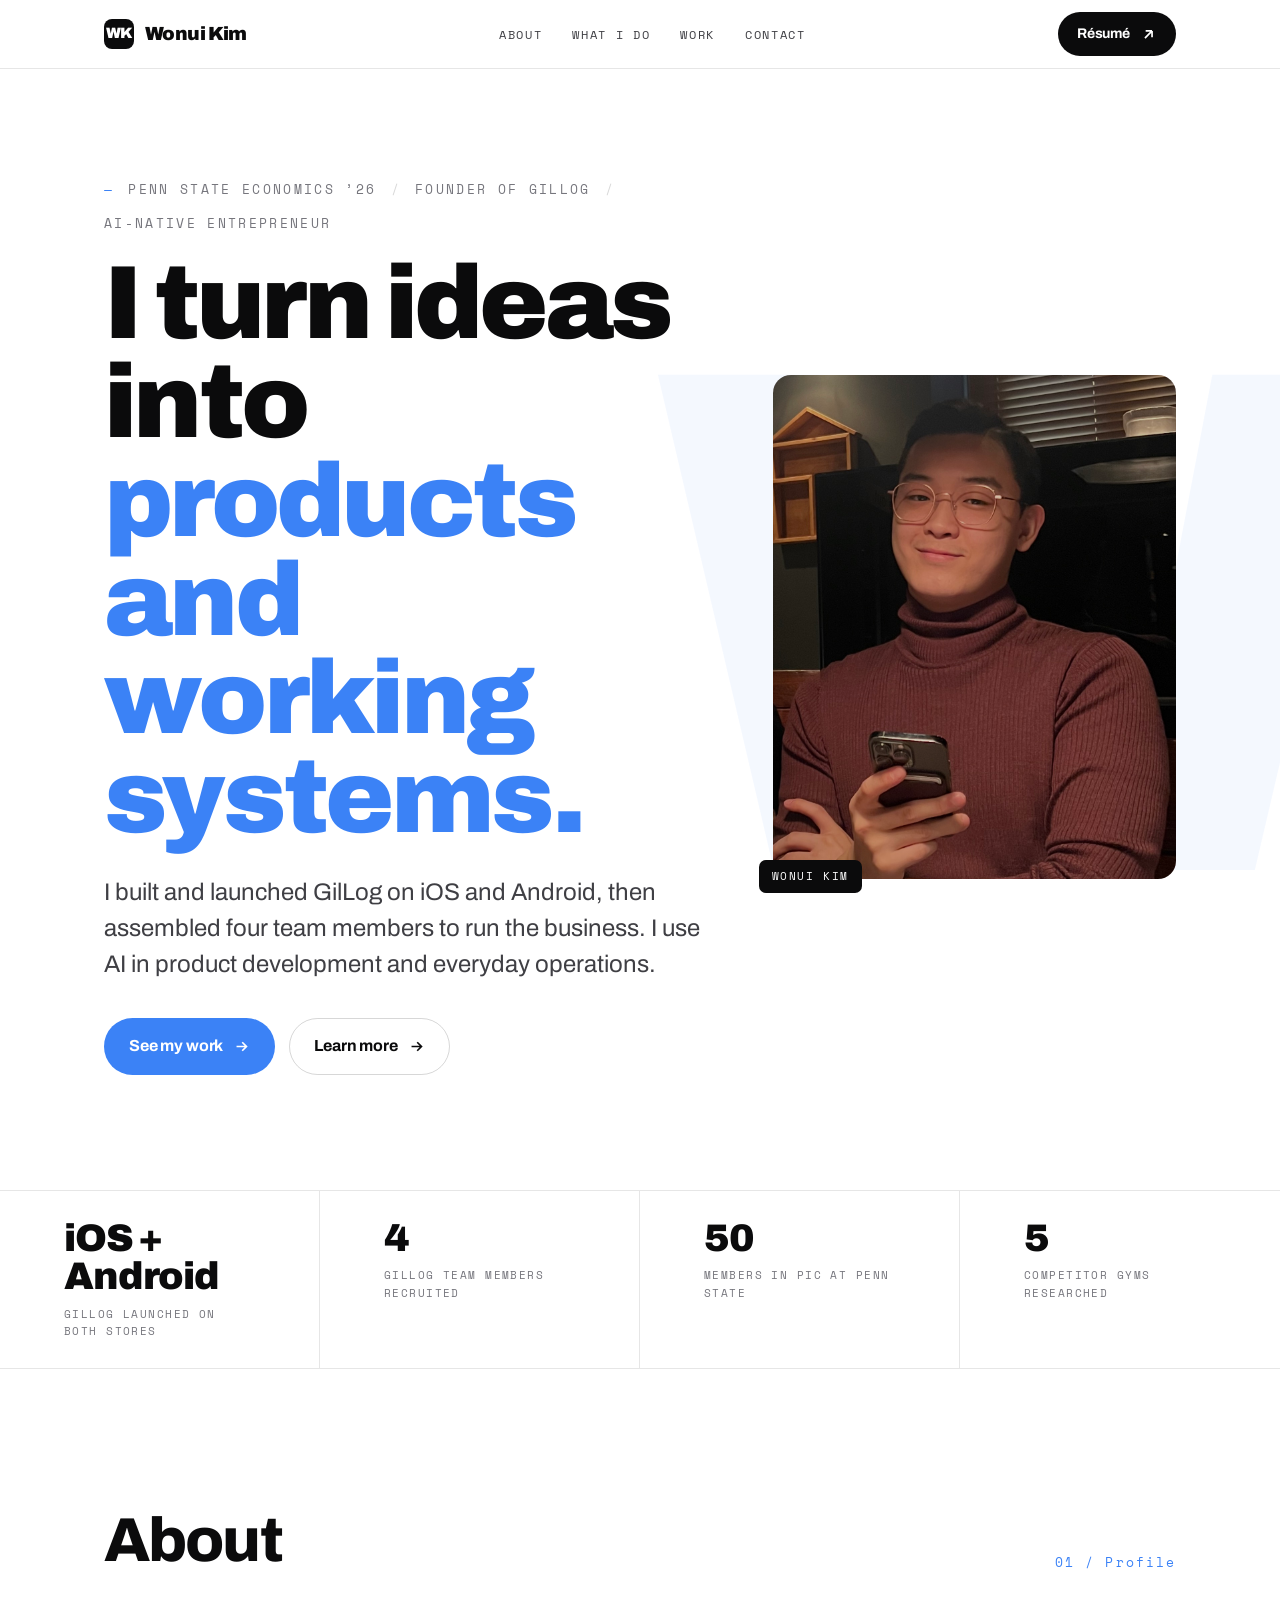
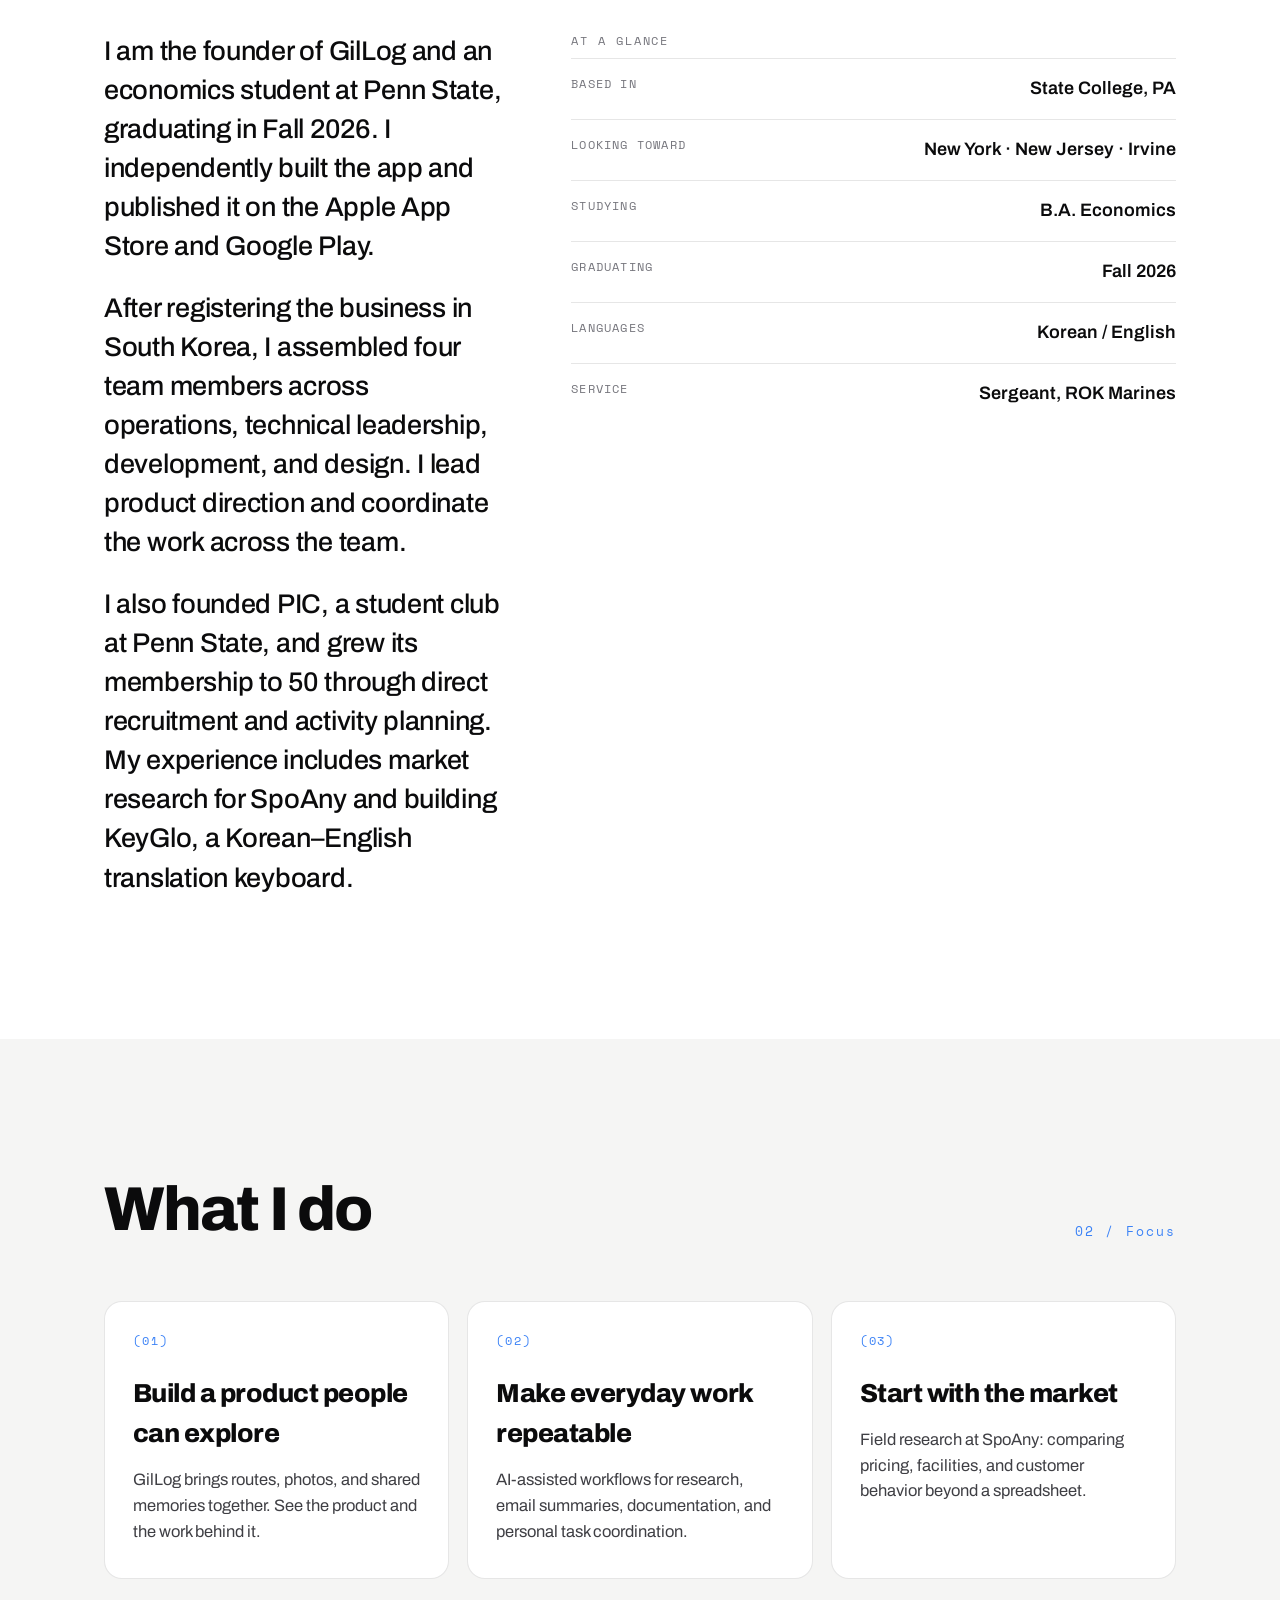
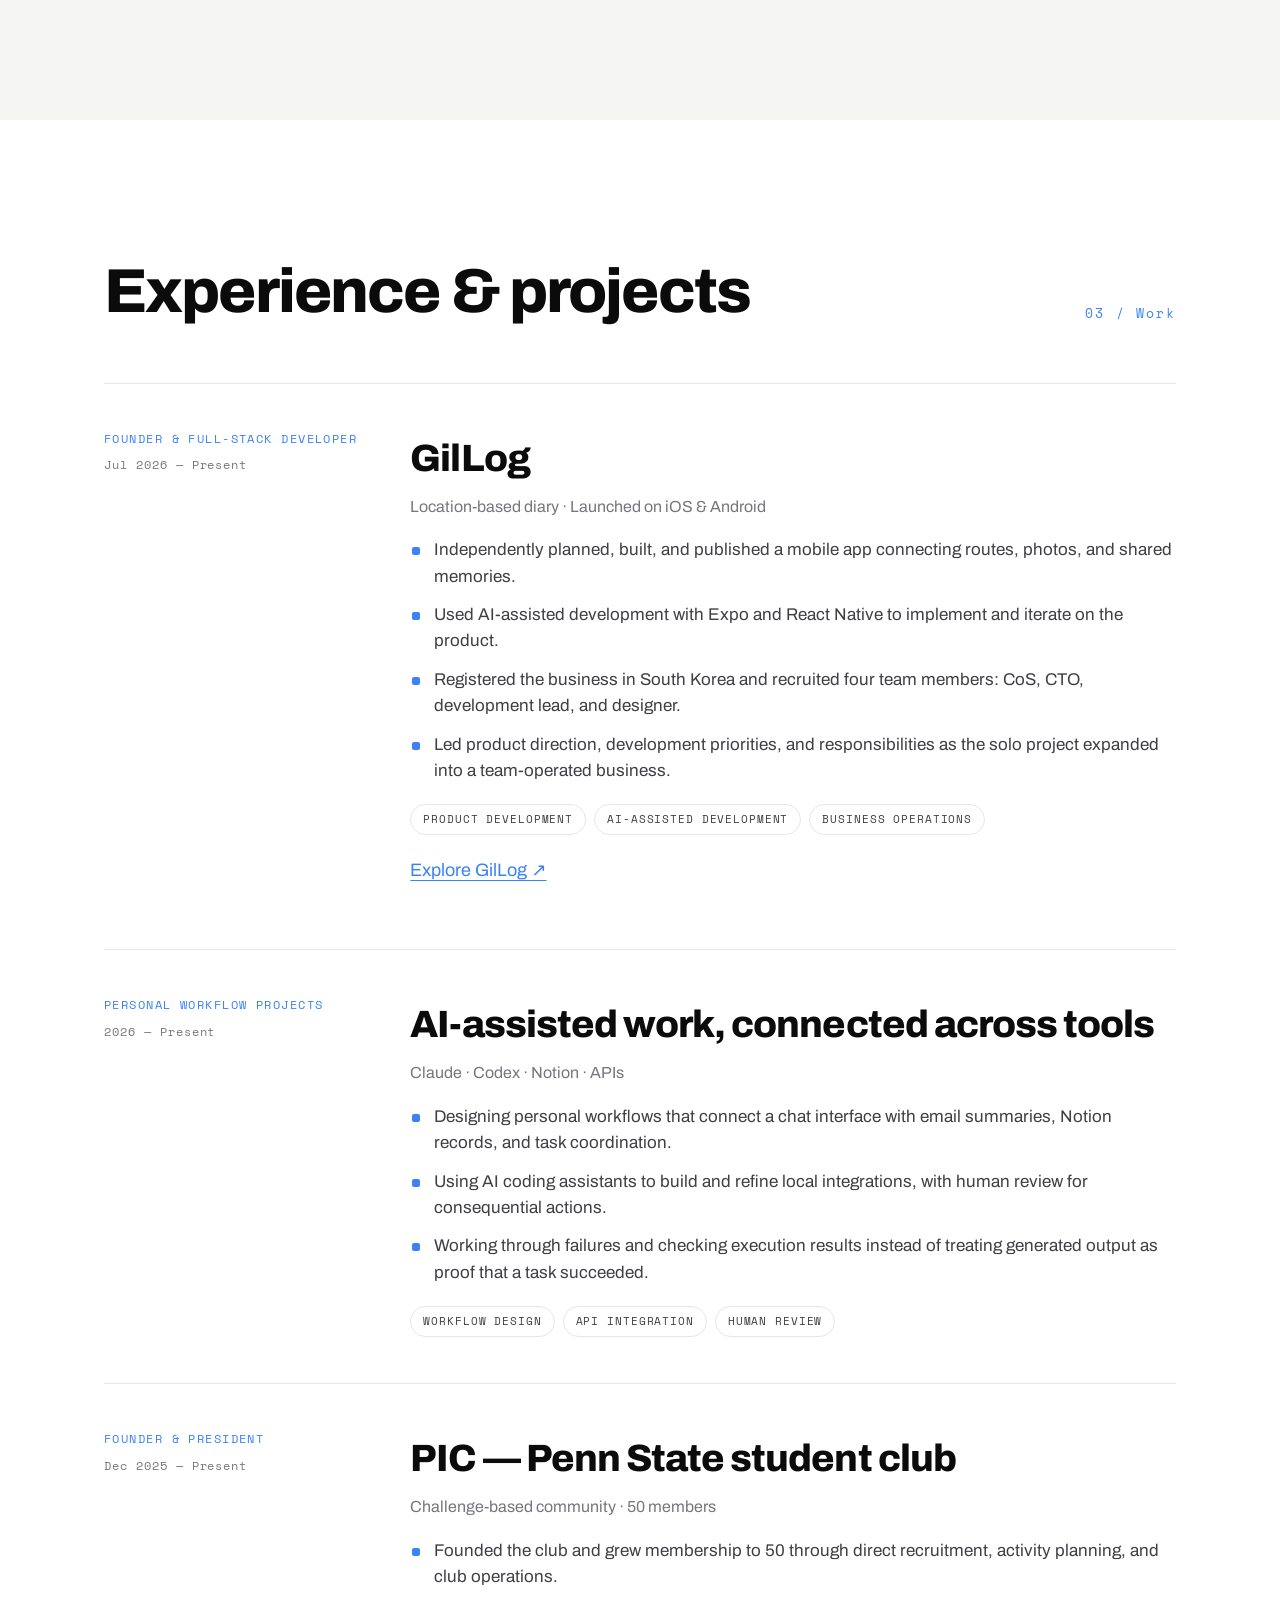
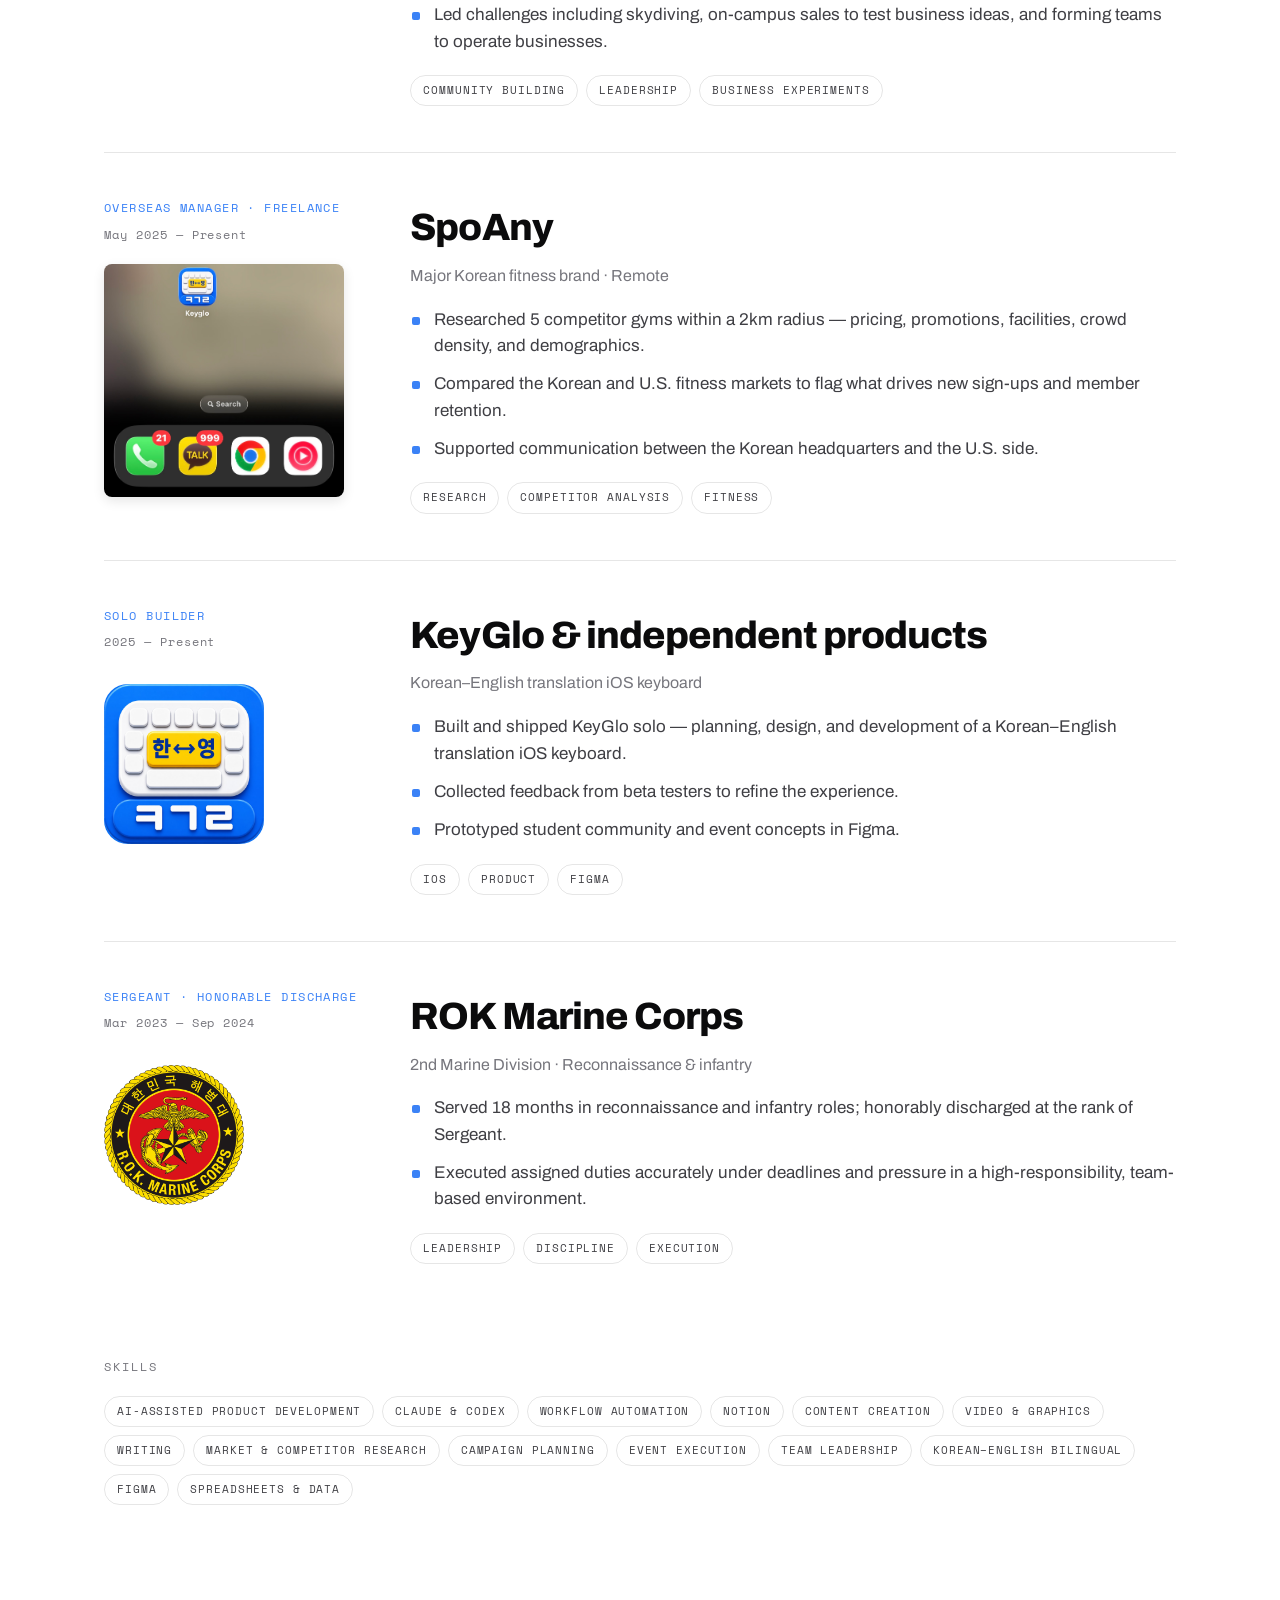
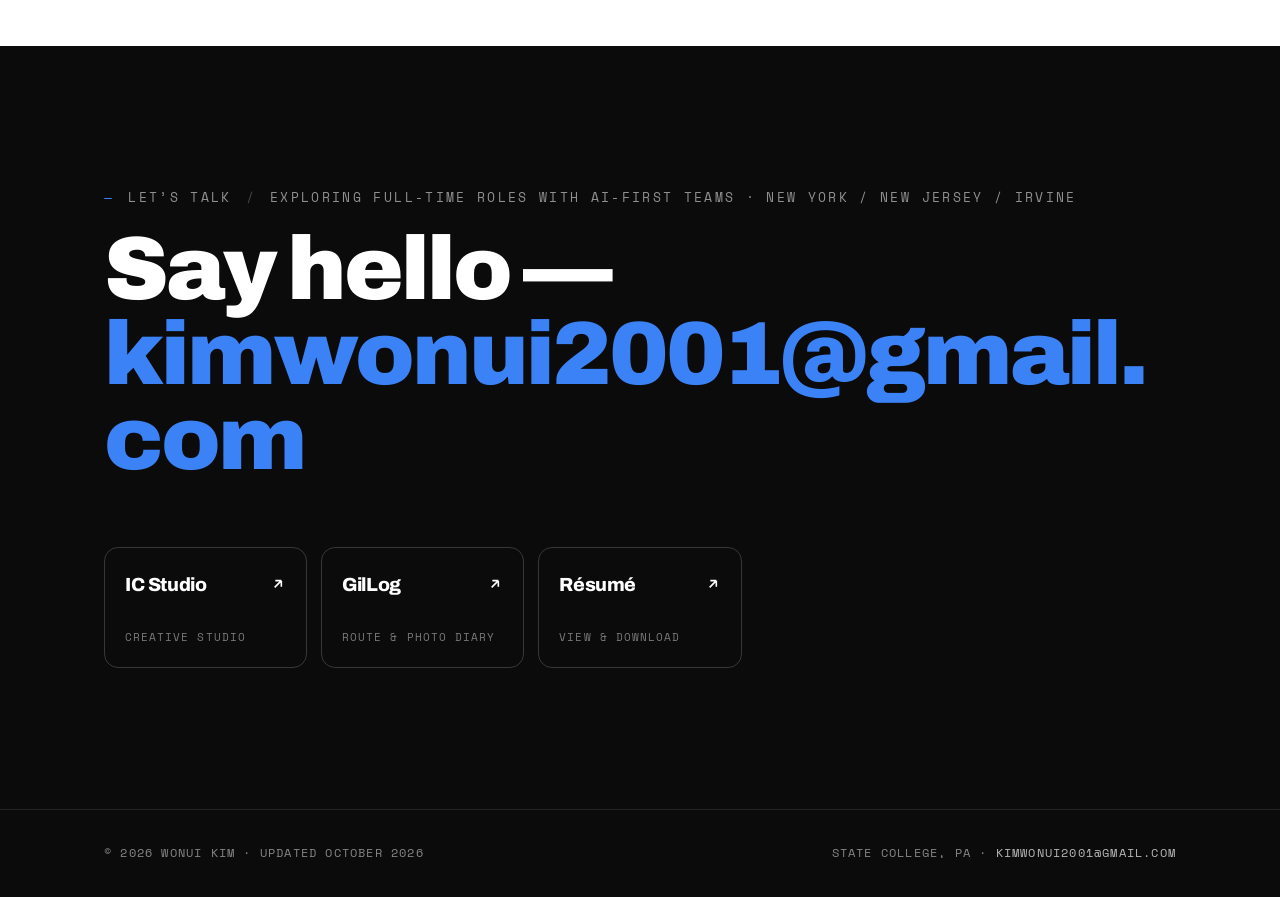
<file: index.html>
<!DOCTYPE html>
<html lang="en">
<head>
<meta charset="UTF-8" />
<meta name="viewport" content="width=device-width, initial-scale=1.0" />
<title>Wonui Kim — Founder of GilLog | AI-Native Entrepreneur</title>
<meta name="description" content="Wonui Kim — Founder of GilLog, launched on iOS and Android. Penn State economics student with product development, market research, and 50-member student club leadership experience." />
<link rel="preconnect" href="https://fonts.googleapis.com" />
<link rel="preconnect" href="https://fonts.gstatic.com" crossorigin />
<link href="https://fonts.googleapis.com/css2?family=Archivo:wght@400;500;600;700;800;900&family=Space+Mono:wght@400;700&display=swap" rel="stylesheet" />
<link rel="stylesheet" href="styles.css" />

<template id="__bundler_thumbnail" data-bg-color="#ffffff">
  <svg viewBox="0 0 1200 800" xmlns="http://www.w3.org/2000/svg">
    <rect width="1200" height="800" fill="#ffffff"/>
    <circle cx="600" cy="200" r="80" fill="#3b82f6" opacity="0.1"/>
    <text x="600" y="420" font-family="Archivo, sans-serif" font-size="72" font-weight="900" text-anchor="middle" fill="#0b0b0c">WK</text>
    <text x="600" y="500" font-family="Archivo, sans-serif" font-size="28" text-anchor="middle" fill="#76767d">Wonui Kim</text>
    <text x="600" y="560" font-family="Archivo, sans-serif" font-size="20" text-anchor="middle" fill="#999999">I turn ideas into products and working systems.</text>
  </svg>
</template>
</head>
<body>

<!-- ===================== NAV ===================== -->
<header class="nav">
  <div class="container nav-inner">
    <a class="brand" href="#top">
      <span class="mark">WK</span>
      Wonui Kim
    </a>
    <nav>
      <ul class="nav-links" id="navLinks">
        <li><a href="#about">About</a></li>
        <li><a href="#what">What I Do</a></li>
        <li><a href="#work">Work</a></li>
        <li><a href="#contact">Contact</a></li>
      </ul>
    </nav>
    <div class="nav-cta">
      <!-- PLACEHOLDER: paste your résumé PDF link in href -->
      <a class="btn btn-dark" href="Wonui_Kim_Resume.html" id="resumeBtn">Résumé
        <svg viewBox="0 0 24 24" fill="none" stroke="currentColor" stroke-width="2.4"><path d="M7 17 17 7M17 7H8M17 7v9"/></svg>
      </a>
      <button class="nav-toggle" id="navToggle" aria-label="Menu"><span></span></button>
    </div>
  </div>
</header>

<!-- ===================== HERO ===================== -->
<section class="hero" id="top">
  <span class="hero-watermark" aria-hidden="true">W</span>
  <div class="container hero-inner">
    <div class="hero-text">
      <p class="eyebrow">
        <span class="dash">—</span> Penn State Economics &rsquo;26 <span class="sep">/</span> Founder of GilLog <span class="sep">/</span> AI-Native Entrepreneur
      </p>
      <h1 class="display hero-display">I turn ideas into <span class="blue">products and working systems.</span></h1>
      <p class="lede hero-sub">I built and launched GilLog on iOS and Android, then assembled four team members to run the business. I use AI in product development and everyday operations.</p>
      <div class="hero-actions">
        <a class="btn btn-primary" href="#work">See my work
          <svg viewBox="0 0 24 24" fill="none" stroke="currentColor" stroke-width="2.4"><path d="M5 12h14M13 6l6 6-6 6"/></svg>
        </a>
        <a class="btn btn-ghost" href="#about">Learn more
          <svg viewBox="0 0 24 24" fill="none" stroke="currentColor" stroke-width="2.4"><path d="M5 12h14M13 6l6 6-6 6"/></svg>
        </a>
      </div>
    </div>
    <div class="hero-photo">
      <img src="wonui-headshot.jpeg" alt="Wonui Kim" class="portrait" />
      <span class="photo-tag">Wonui Kim</span>
    </div>
  </div>
</section>

<!-- ===================== STATS ===================== -->
<div class="stats" aria-label="Selected experience">
<div class="stat"><div class="num">iOS + Android</div><div class="lbl">GilLog launched on both stores</div></div>
<div class="stat"><div class="num">4</div><div class="lbl">GilLog team members recruited</div></div>
<div class="stat"><div class="num">50</div><div class="lbl">Members in PIC at Penn State</div></div>
<div class="stat"><div class="num">5</div><div class="lbl">Competitor gyms researched</div></div>
</div>

<!-- ===================== ABOUT ===================== -->
<section class="section-pad" id="about">
  <div class="container">
    <div class="sec-head">
      <h2 class="h-sec">About</h2>
      <span class="idx">01 / Profile</span>
    </div>
    <div class="about-grid">
      <div class="about-body">
<p>I am the founder of GilLog and an economics student at Penn State, graduating in Fall 2026. I independently built the app and published it on the Apple App Store and Google Play.</p>
<p>After registering the business in South Korea, I assembled four team members across operations, technical leadership, development, and design. I lead product direction and coordinate the work across the team.</p>
<p>I also founded PIC, a student club at Penn State, and grew its membership to 50 through direct recruitment and activity planning. My experience includes market research for SpoAny and building KeyGlo, a Korean–English translation keyboard.</p>
</div>
<aside class="about-side">
        <span class="mono-label">At a glance</span>
        <dl>
          <div class="row"><dt>Based in</dt><dd>State College, PA</dd></div><div class="row"><dt>Looking toward</dt><dd>New York · New Jersey · Irvine</dd></div>
          <div class="row"><dt>Studying</dt><dd>B.A. Economics</dd></div>
          <div class="row"><dt>Graduating</dt><dd>Fall 2026</dd></div>
          <div class="row"><dt>Languages</dt><dd>Korean / English</dd></div>
          <div class="row"><dt>Service</dt><dd>Sergeant, ROK Marines</dd></div>
        </dl>
      </aside>
    </div>
  </div>
</section>

<!-- ===================== WHAT I DO ===================== -->
<section class="section-pad" id="what" style="background:var(--bg-soft);">
  <div class="container">
    <div class="sec-head">
      <h2 class="h-sec">What I do</h2>
      <span class="idx">02 / Focus</span>
    </div>
    <div class="cards">
      <a href="#gillog" class="card"><span class="num">(01)</span><h3>Build a product people can explore</h3><p>GilLog brings routes, photos, and shared memories together. See the product and the work behind it.</p></a>
      <a href="#ai-workflows" class="card"><span class="num">(02)</span><h3>Make everyday work repeatable</h3><p>AI-assisted workflows for research, email summaries, documentation, and personal task coordination.</p></a>
      <a href="writing/post2.html" class="card"><span class="num">(03)</span><h3>Start with the market</h3><p>Field research at SpoAny: comparing pricing, facilities, and customer behavior beyond a spreadsheet.</p></a>
    </div>
  </div>
</section>

<!-- ===================== EXPERIENCE ===================== -->
<section class="section-pad" id="work">
  <div class="container">
    <div class="sec-head">
      <h2 class="h-sec">Experience &amp; projects</h2>
      <span class="idx">03 / Work</span>
    </div>

    <div class="exp-item" id="gillog">
<div class="exp-meta"><div class="role">Founder &amp; Full-Stack Developer</div><div class="date">Jul 2026 — Present</div></div>
<div class="exp-body"><h3>GilLog</h3><p class="org-sub">Location-based diary · Launched on iOS &amp; Android</p>
<ul><li>Independently planned, built, and published a mobile app connecting routes, photos, and shared memories.</li><li>Used AI-assisted development with Expo and React Native to implement and iterate on the product.</li><li>Registered the business in South Korea and recruited four team members: CoS, CTO, development lead, and designer.</li><li>Led product direction, development priorities, and responsibilities as the solo project expanded into a team-operated business.</li></ul>
<div class="exp-tags"><span class="tag">Product development</span><span class="tag">AI-assisted development</span><span class="tag">Business operations</span></div>
<p class="project-links"><a href="https://gillog.com" target="_blank" rel="noopener">Explore GilLog ↗</a></p></div></div>
<div class="exp-item" id="ai-workflows">
      <div class="exp-meta"><div class="role">Personal Workflow Projects</div><div class="date">2026 — Present</div></div>
      <div class="exp-body"><h3>AI-assisted work, connected across tools</h3><p class="org-sub">Claude · Codex · Notion · APIs</p>
        <ul><li>Designing personal workflows that connect a chat interface with email summaries, Notion records, and task coordination.</li><li>Using AI coding assistants to build and refine local integrations, with human review for consequential actions.</li><li>Working through failures and checking execution results instead of treating generated output as proof that a task succeeded.</li></ul>
        <div class="exp-tags"><span class="tag">Workflow design</span><span class="tag">API integration</span><span class="tag">Human review</span></div>
      </div>
    </div>

    <div class="exp-item" id="pic">
<div class="exp-meta"><div class="role">Founder &amp; President</div><div class="date">Dec 2025 — Present</div></div>
<div class="exp-body"><h3>PIC — Penn State student club</h3><p class="org-sub">Challenge-based community · 50 members</p>
<ul><li>Founded the club and grew membership to 50 through direct recruitment, activity planning, and club operations.</li><li>Led challenges including skydiving, on-campus sales to test business ideas, and forming teams to operate businesses.</li></ul>
<div class="exp-tags"><span class="tag">Community building</span><span class="tag">Leadership</span><span class="tag">Business experiments</span></div></div></div>
    <div class="exp-item">
      <div class="exp-meta">
        <div class="role">Overseas Manager · Freelance</div>
        <div class="date">May 2025 — Present</div>
        <img src="wonui-business-card.jpeg" alt="SpoAny Business Card" style="width: 100%; max-width: 240px; margin-top: 20px; border-radius: 8px; box-shadow: 0 4px 12px rgba(0,0,0,0.1);" />
      </div>
      <div class="exp-body">
        <h3>SpoAny</h3>
        <p class="org-sub">Major Korean fitness brand · Remote</p>
        <ul>
          <li>Researched 5 competitor gyms within a 2km radius — pricing, promotions, facilities, crowd density, and demographics.</li>
          <li>Compared the Korean and U.S. fitness markets to flag what drives new sign-ups and member retention.</li>
          <li>Supported communication between the Korean headquarters and the U.S. side.</li>
        </ul>
        <div class="exp-tags"><span class="tag">Research</span><span class="tag">Competitor Analysis</span><span class="tag">Fitness</span></div>
      </div>
    </div>

    <div class="exp-item">
      <div class="exp-meta">
        <div class="role">Solo Builder</div>
        <div class="date">2025 — Present</div>
        <img src="keyglo-icon.png" alt="KeyGlo Logo" style="height: 160px; width: auto; margin-top: 32px; border-radius: 24px;" />
      </div>
      <div class="exp-body">
        <h3>KeyGlo &amp; independent products</h3>
        <p class="org-sub">Korean–English translation iOS keyboard</p>
        <ul>
          <li>Built and shipped KeyGlo solo — planning, design, and development of a Korean–English translation iOS keyboard.</li>
          <li>Collected feedback from beta testers to refine the experience.</li>
          <li>Prototyped student community and event concepts in Figma.</li>
        </ul>
        <div class="exp-tags"><span class="tag">iOS</span><span class="tag">Product</span><span class="tag">Figma</span></div>
      </div>
    </div>

    <div class="exp-item">
      <div class="exp-meta">
        <div class="role">Sergeant · Honorable Discharge</div>
        <div class="date">Mar 2023 — Sep 2024</div>
        <img src="rok-marine-corps-seal.png" alt="ROK Marine Corps Seal" style="height: 140px; width: auto; margin-top: 32px;" />
      </div>
      <div class="exp-body">
        <h3>ROK Marine Corps</h3>
        <p class="org-sub">2nd Marine Division · Reconnaissance &amp; infantry</p>
        <ul>
          <li>Served 18 months in reconnaissance and infantry roles; honorably discharged at the rank of Sergeant.</li>
          <li>Executed assigned duties accurately under deadlines and pressure in a high-responsibility, team-based environment.</li>
        </ul>
        <div class="exp-tags"><span class="tag">Leadership</span><span class="tag">Discipline</span><span class="tag">Execution</span></div>
      </div>
    </div>

    <!-- Skills strip -->
    <div style="margin-top:48px;">
      <span class="mono-label" style="display:block;margin-bottom:16px;">Skills</span>
      <div class="exp-tags">
        <span class="tag">AI-assisted product development</span><span class="tag">Claude &amp; Codex</span><span class="tag">Workflow automation</span><span class="tag">Notion</span><span class="tag">Content creation</span>
        <span class="tag">Video &amp; graphics</span>
        <span class="tag">Writing</span>
        <span class="tag">Market &amp; competitor research</span>
        <span class="tag">Campaign planning</span>
        <span class="tag">Event execution</span>
        <span class="tag">Team leadership</span>
        <span class="tag">Korean–English bilingual</span>
        <span class="tag">Figma</span>
        <span class="tag">Spreadsheets &amp; data</span>
      </div>
    </div>
  </div>
</section>

<!-- ===================== CONTACT ===================== -->
<section class="contact section-pad" id="contact">
  <div class="container">
    <p class="eyebrow"><span class="dash" style="color:var(--blue)">—</span> Let&rsquo;s talk <span class="sep">/</span> Exploring full-time roles with AI-first teams · New York / New Jersey / Irvine</p>
    <h2 class="display contact-display">Say hello —<br /><a href="mailto:kimwonui2001@gmail.com">kimwonui2001@gmail.com</a></h2>

    <!-- PLACEHOLDERS: paste each real URL into the href. Labels stay as-is. -->
    <div class="links-grid">
      <a class="link-btn" href="https://ic-website-ecru.vercel.app/#join" target="_blank" rel="noopener">
        <span class="lb-name">IC Studio
          <svg viewBox="0 0 24 24" width="16" height="16" fill="none" stroke="currentColor" stroke-width="2.4"><path d="M7 17 17 7M17 7H8M17 7v9"/></svg>
        </span>
        <span class="lb-hint">Creative studio</span>
      </a>
      <a class="link-btn" href="https://gillog.com" target="_blank" rel="noopener">
        <span class="lb-name">GilLog
          <svg viewBox="0 0 24 24" width="16" height="16" fill="none" stroke="currentColor" stroke-width="2.4"><path d="M7 17 17 7M17 7H8M17 7v9"/></svg>
        </span>
        <span class="lb-hint">Route &amp; photo diary</span>
      </a>
      <a class="link-btn" href="Wonui_Kim_Resume.html" id="resumeContactBtn">
        <span class="lb-name">Résumé
          <svg viewBox="0 0 24 24" width="16" height="16" fill="none" stroke="currentColor" stroke-width="2.4"><path d="M7 17 17 7M17 7H8M17 7v9"/></svg>
        </span>
        <span class="lb-hint">View & Download</span>
      </a>
    </div>
  </div>
</section>

<!-- ===================== FOOTER ===================== -->
<footer class="footer">
  <div class="container footer-inner">
    <span>© 2026 Wonui Kim · Updated October 2026</span>
    <span>State College, PA · <a href="mailto:kimwonui2001@gmail.com">kimwonui2001@gmail.com</a></span>
  </div>
</footer>

<!-- ===================== RESUME MODAL ===================== -->
<div class="resume-modal" id="resumeModal" role="dialog" aria-modal="true" aria-label="Résumé" aria-hidden="true">
  <div class="modal-overlay" id="modalOverlay"></div>
  <div class="modal-content">
    <div class="modal-header">
      <h3>Résumé</h3>
      <div style="display: flex; gap: 12px; align-items: center;">
        <a id="resumeDownload" href="Wonui_Kim_Resume.pdf" download="Wonui_Kim_Resume.pdf" class="btn btn-primary" style="margin: 0; padding: 10px 16px; font-size: 14px;">
          Download
          <svg viewBox="0 0 24 24" width="14" height="14" fill="none" stroke="currentColor" stroke-width="2.4"><path d="M21 15v4a2 2 0 0 1-2 2H5a2 2 0 0 1-2-2v-4M7 10l5 5 5-5M12 15V3"/></svg>
        </a>
        <button class="modal-close" id="modalClose" aria-label="Close">
          <svg viewBox="0 0 24 24" fill="none" stroke="currentColor" stroke-width="2.4"><path d="M18 6L6 18M6 6l12 12"/></svg>
        </button>
      </div>
    </div>
    <div class="resume-language"><label for="resumeLanguage">Résumé language</label><select id="resumeLanguage"><option value="en">English · US</option><option value="ko">한국어 · 한국</option></select></div>
    <div class="modal-body">
      <iframe id="resumePreview" src="Wonui_Kim_Resume.pdf" title="Wonui Kim — English résumé"></iframe>
    </div>
  </div>
</div>

<script src="image-slot.js"></script>
<script>
  // mobile nav toggle
  const toggle = document.getElementById('navToggle');
  const links = document.getElementById('navLinks');
  toggle.addEventListener('click', () => links.classList.toggle('open'));
  links.querySelectorAll('a').forEach(a => a.addEventListener('click', () => links.classList.remove('open')));

  // resume modal - both nav and contact buttons
  const resumeBtn = document.getElementById('resumeBtn');
  const resumeContactBtn = document.getElementById('resumeContactBtn');
  const resumeModal = document.getElementById('resumeModal');
  const modalClose = document.getElementById('modalClose');
  const modalOverlay = document.getElementById('modalOverlay');

  const resumeFiles = {en: ['Wonui_Kim_Resume.pdf', 'Wonui Kim — English résumé'], ko: ['Kim_Wonui_Resume_KR.pdf', '김원의 — 한국어 이력서']};
  document.getElementById('resumeLanguage').addEventListener('change', (event) => {
    const [file, title] = resumeFiles[event.target.value];
    const preview = document.getElementById('resumePreview');
    preview.src = file; preview.title = title;
    const download = document.getElementById('resumeDownload');
    download.href = file; download.download = file;
  });
  let resumeTrigger = resumeBtn;
  const openModal = (e) => {
    e.preventDefault();
    resumeTrigger = e.currentTarget;
    resumeModal.classList.add('open');
    resumeModal.setAttribute('aria-hidden', 'false');
    modalClose.focus();
    document.body.style.overflow = 'hidden';
  };

  resumeBtn.addEventListener('click', openModal);
  if (resumeContactBtn) resumeContactBtn.addEventListener('click', openModal);

  const closeModal = () => {
    resumeModal.classList.remove('open');
    resumeModal.setAttribute('aria-hidden', 'true');
    resumeTrigger.focus();
    document.body.style.overflow = '';
  };

  modalClose.addEventListener('click', closeModal);
  modalOverlay.addEventListener('click', closeModal);

  // ESC key to close
  document.addEventListener('keydown', (e) => {
    if (e.key === 'Escape' && resumeModal.classList.contains('open')) {
      closeModal();
    }
  });
</script>
</body>
</html>
</file>
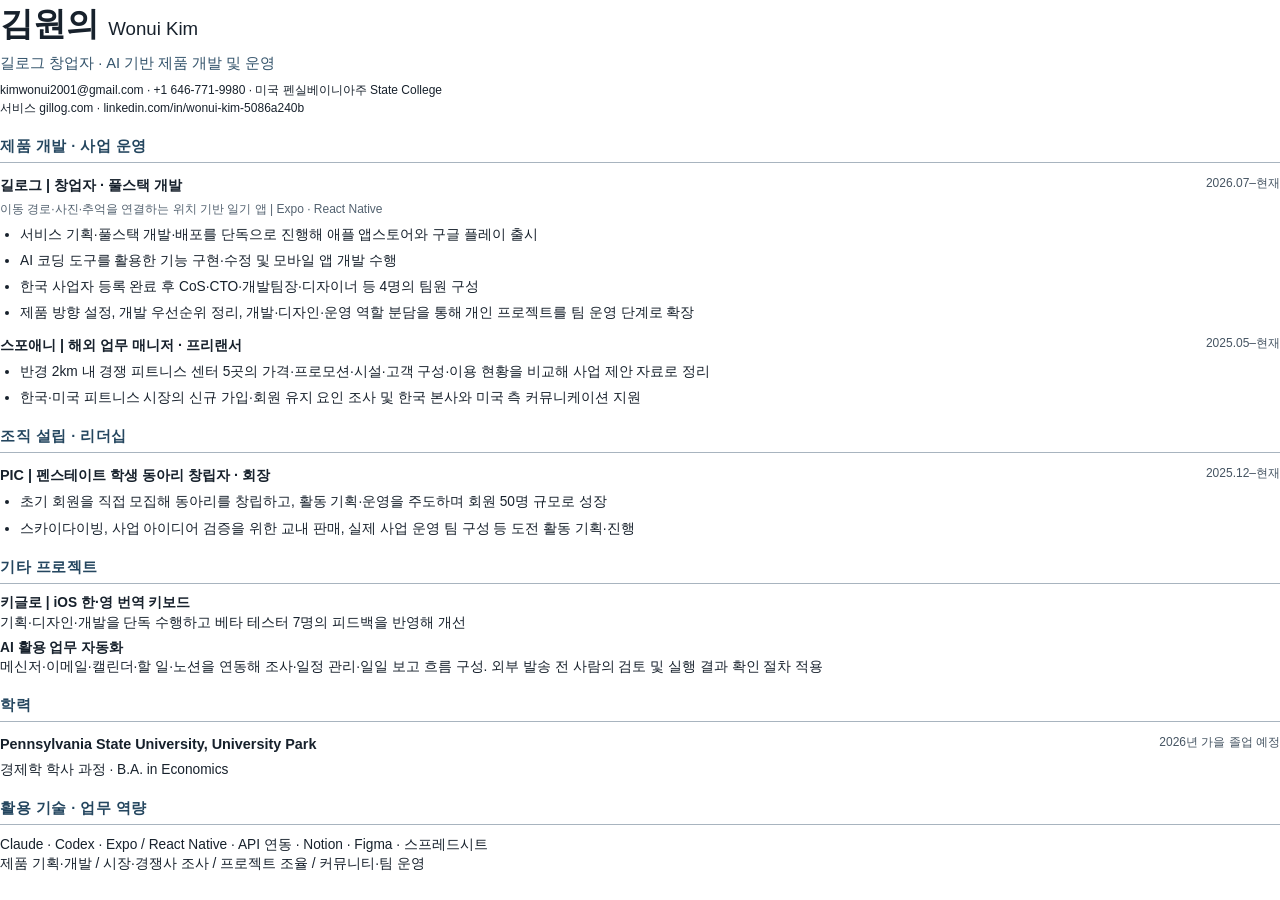
<file: Kim_Wonui_Resume_KR.html>
<!doctype html><html lang="ko"><meta charset="utf-8"><title>Kim_Wonui_Resume_KR_v3</title><style>@page{size:Letter;margin:0.58in}*{box-sizing:border-box}body{margin:0;color:#17212c;font:10pt/1.3 Arial,sans-serif}h1{font-size:25pt;margin:0 0 4pt}h2{font-size:11pt;letter-spacing:.5px;border-bottom:1px solid #a8b4bf;padding-bottom:4pt;margin:12pt 0 6pt;color:#24465f}h3{font-size:10.8pt;margin:9pt 0 3pt}.date{float:right;font-size:9.5pt;font-weight:normal;color:#455462}.contact{font-size:9pt;line-height:1.5;margin:6pt 0}.tag{font-size:11pt;color:#34546c;margin:3pt 0}p{margin:4pt 0}ul{margin:4pt 0 8pt;padding-left:15pt}li{margin:4pt 0}a{color:inherit;text-decoration:none}.meta{font-size:9pt;color:#536270}@page{size:A4;margin:16mm 18mm}body{font-family:"Apple SD Gothic Neo",sans-serif;font-size:10.3pt;line-height:1.42}h2{margin:14pt 0 7pt}h3{font-size:10.8pt}li{margin:5pt 0}.date{font-size:9pt}</style><h1>김원의 <span style="font-size:14pt;font-weight:400">Wonui Kim</span></h1><p class="tag">길로그 창업자 · AI 기반 제품 개발 및 운영</p>
<p class="contact">kimwonui2001@gmail.com · +1 646-771-9980 · 미국 펜실베이니아주 State College<br>서비스 <a href="https://gillog.com">gillog.com</a> · <a href="https://www.linkedin.com/in/wonui-kim-5086a240b/">linkedin.com/in/wonui-kim-5086a240b</a></p>
<h2>제품 개발 · 사업 운영</h2><h3>길로그 | 창업자 · 풀스택 개발 <span class="date">2026.07–현재</span></h3><p class="meta">이동 경로·사진·추억을 연결하는 위치 기반 일기 앱 | Expo · React Native</p><ul>
<li>서비스 기획·풀스택 개발·배포를 단독으로 진행해 애플 앱스토어와 구글 플레이 출시</li>
<li>AI 코딩 도구를 활용한 기능 구현·수정 및 모바일 앱 개발 수행</li>
<li>한국 사업자 등록 완료 후 CoS·CTO·개발팀장·디자이너 등 4명의 팀원 구성</li>
<li>제품 방향 설정, 개발 우선순위 정리, 개발·디자인·운영 역할 분담을 통해 개인 프로젝트를 팀 운영 단계로 확장</li></ul>
<h3>스포애니 | 해외 업무 매니저 · 프리랜서 <span class="date">2025.05–현재</span></h3><ul>
<li>반경 2km 내 경쟁 피트니스 센터 5곳의 가격·프로모션·시설·고객 구성·이용 현황을 비교해 사업 제안 자료로 정리</li>
<li>한국·미국 피트니스 시장의 신규 가입·회원 유지 요인 조사 및 한국 본사와 미국 측 커뮤니케이션 지원</li></ul>
<h2>조직 설립 · 리더십</h2><h3>PIC | 펜스테이트 학생 동아리 창립자 · 회장 <span class="date">2025.12–현재</span></h3><ul>
<li>초기 회원을 직접 모집해 동아리를 창립하고, 활동 기획·운영을 주도하며 회원 50명 규모로 성장</li>
<li>스카이다이빙, 사업 아이디어 검증을 위한 교내 판매, 실제 사업 운영 팀 구성 등 도전 활동 기획·진행</li></ul>
<h2>기타 프로젝트</h2><p><b>키글로 | iOS 한·영 번역 키보드</b><br>기획·디자인·개발을 단독 수행하고 베타 테스터 7명의 피드백을 반영해 개선</p>
<p><b>AI 활용 업무 자동화</b><br>메신저·이메일·캘린더·할 일·노션을 연동해 조사·일정 관리·일일 보고 흐름 구성. 외부 발송 전 사람의 검토 및 실행 결과 확인 절차 적용</p>
<h2>학력</h2><h3>Pennsylvania State University, University Park <span class="date">2026년 가을 졸업 예정</span></h3><p>경제학 학사 과정 · B.A. in Economics</p>
<h2>활용 기술 · 업무 역량</h2><p>Claude · Codex · Expo / React Native · API 연동 · Notion · Figma · 스프레드시트<br>제품 기획·개발 / 시장·경쟁사 조사 / 프로젝트 조율 / 커뮤니티·팀 운영</p></html>
</file>
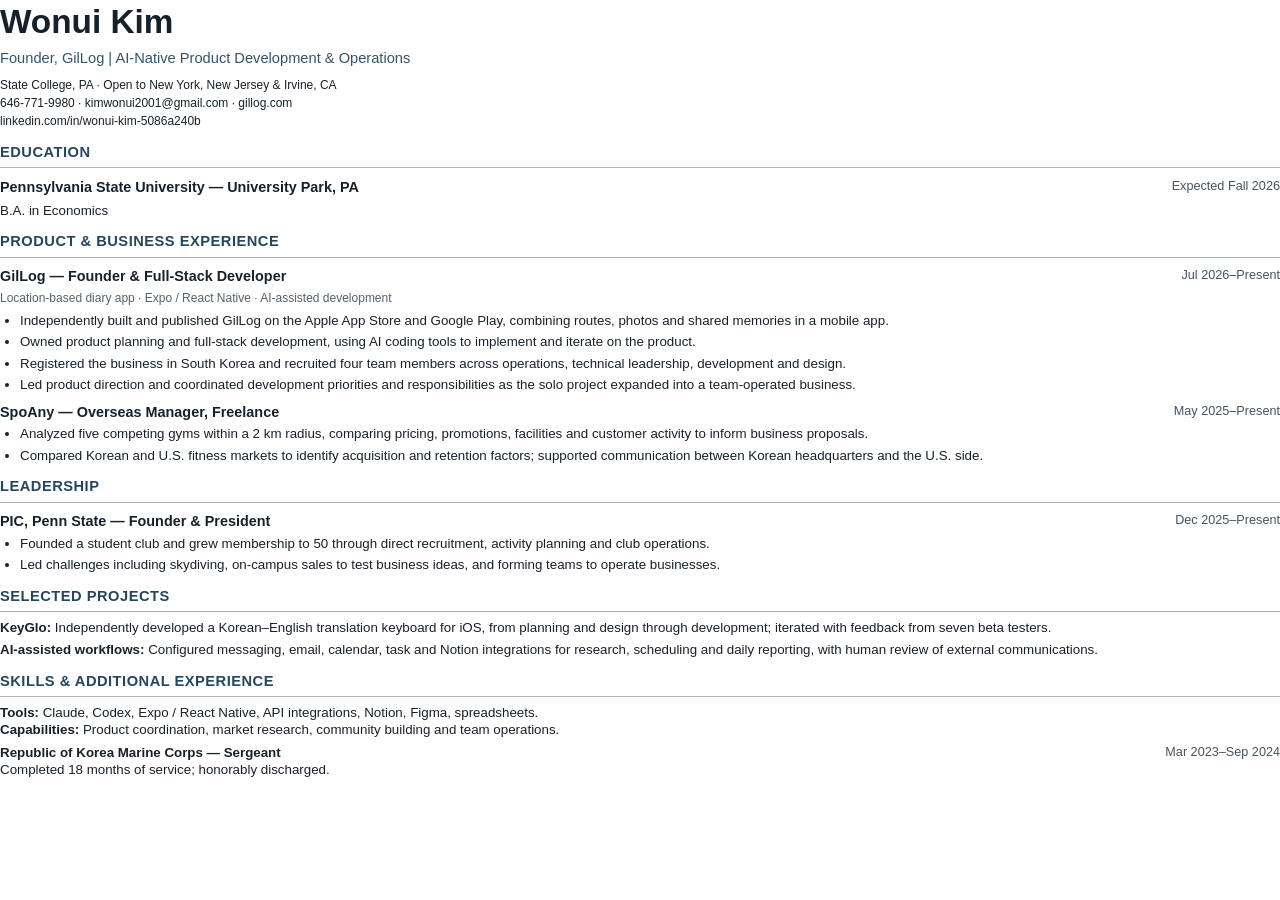
<file: Wonui_Kim_Resume.html>
<!doctype html><html lang="en"><meta charset="utf-8"><title>Wonui_Kim_Resume_US_v3</title><style>@page{size:Letter;margin:0.58in}*{box-sizing:border-box}body{margin:0;color:#17212c;font:10pt/1.3 Arial,sans-serif}h1{font-size:25pt;margin:0 0 4pt}h2{font-size:11pt;letter-spacing:.5px;border-bottom:1px solid #a8b4bf;padding-bottom:4pt;margin:12pt 0 6pt;color:#24465f}h3{font-size:10.8pt;margin:9pt 0 3pt}.date{float:right;font-size:9.5pt;font-weight:normal;color:#455462}.contact{font-size:9pt;line-height:1.5;margin:6pt 0}.tag{font-size:11pt;color:#34546c;margin:3pt 0}p{margin:4pt 0}ul{margin:4pt 0 8pt;padding-left:15pt}li{margin:4pt 0}a{color:inherit;text-decoration:none}.meta{font-size:9pt;color:#536270}h2{margin:10pt 0 5pt}ul{margin:3pt 0 5pt}li{margin:3pt 0}h3{margin:7pt 0 3pt}</style><h1>Wonui Kim</h1><p class="tag">Founder, GilLog | AI-Native Product Development &amp; Operations</p>
<p class="contact">State College, PA · Open to New York, New Jersey &amp; Irvine, CA<br>646-771-9980 · kimwonui2001@gmail.com · <a href="https://gillog.com">gillog.com</a><br><a href="https://www.linkedin.com/in/wonui-kim-5086a240b/">linkedin.com/in/wonui-kim-5086a240b</a></p>
<h2>EDUCATION</h2><h3>Pennsylvania State University — University Park, PA <span class="date">Expected Fall 2026</span></h3><p>B.A. in Economics</p>
<h2>PRODUCT &amp; BUSINESS EXPERIENCE</h2>
<h3>GilLog — Founder &amp; Full-Stack Developer <span class="date">Jul 2026–Present</span></h3><p class="meta">Location-based diary app · Expo / React Native · AI-assisted development</p><ul>
<li>Independently built and published GilLog on the Apple App Store and Google Play, combining routes, photos and shared memories in a mobile app.</li>
<li>Owned product planning and full-stack development, using AI coding tools to implement and iterate on the product.</li>
<li>Registered the business in South Korea and recruited four team members across operations, technical leadership, development and design.</li>
<li>Led product direction and coordinated development priorities and responsibilities as the solo project expanded into a team-operated business.</li></ul>
<h3>SpoAny — Overseas Manager, Freelance <span class="date">May 2025–Present</span></h3><ul>
<li>Analyzed five competing gyms within a 2 km radius, comparing pricing, promotions, facilities and customer activity to inform business proposals.</li>
<li>Compared Korean and U.S. fitness markets to identify acquisition and retention factors; supported communication between Korean headquarters and the U.S. side.</li></ul>
<h2>LEADERSHIP</h2><h3>PIC, Penn State — Founder &amp; President <span class="date">Dec 2025–Present</span></h3><ul>
<li>Founded a student club and grew membership to 50 through direct recruitment, activity planning and club operations.</li>
<li>Led challenges including skydiving, on-campus sales to test business ideas, and forming teams to operate businesses.</li></ul>
<h2>SELECTED PROJECTS</h2><p><b>KeyGlo:</b> Independently developed a Korean–English translation keyboard for iOS, from planning and design through development; iterated with feedback from seven beta testers.</p>
<p><b>AI-assisted workflows:</b> Configured messaging, email, calendar, task and Notion integrations for research, scheduling and daily reporting, with human review of external communications.</p>
<h2>SKILLS &amp; ADDITIONAL EXPERIENCE</h2><p><b>Tools:</b> Claude, Codex, Expo / React Native, API integrations, Notion, Figma, spreadsheets.<br><b>Capabilities:</b> Product coordination, market research, community building and team operations.</p>
<p><b>Republic of Korea Marine Corps — Sergeant</b> <span class="date">Mar 2023–Sep 2024</span><br>Completed 18 months of service; honorably discharged.</p></html>
</file>
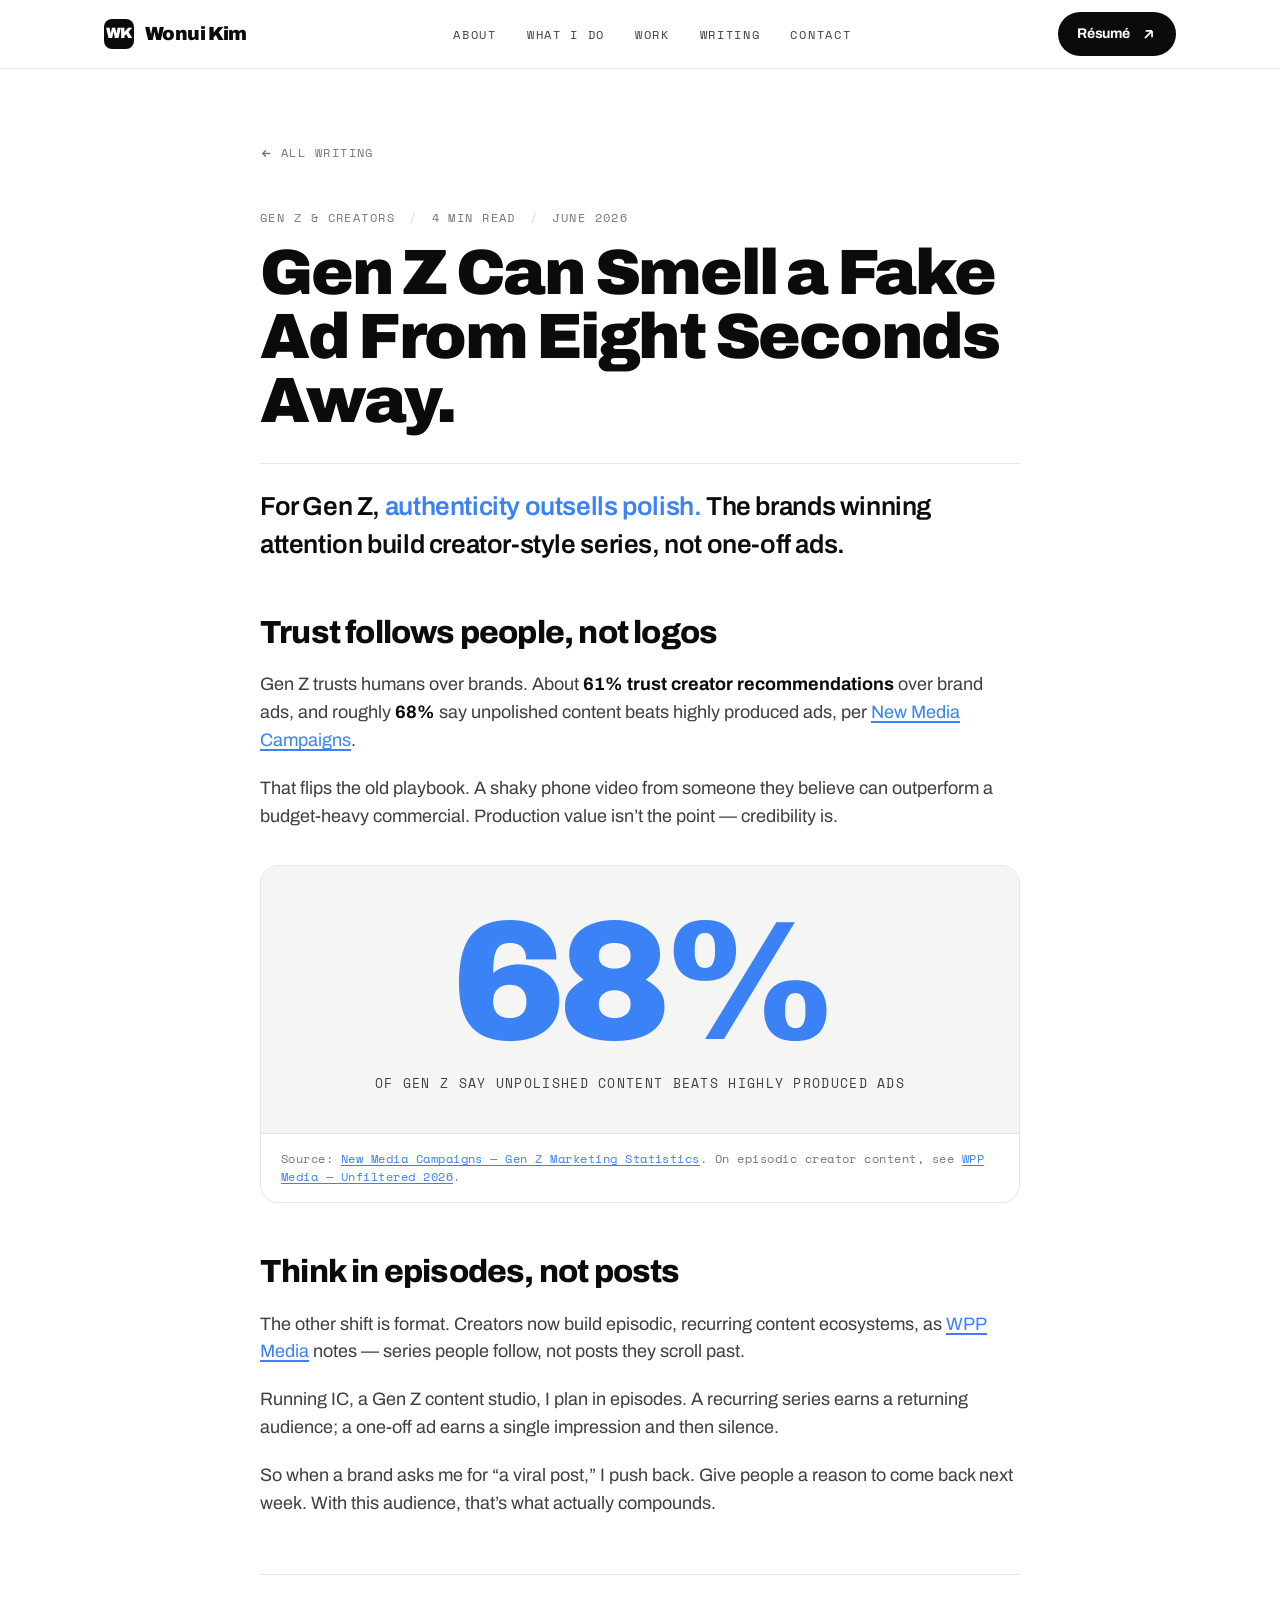
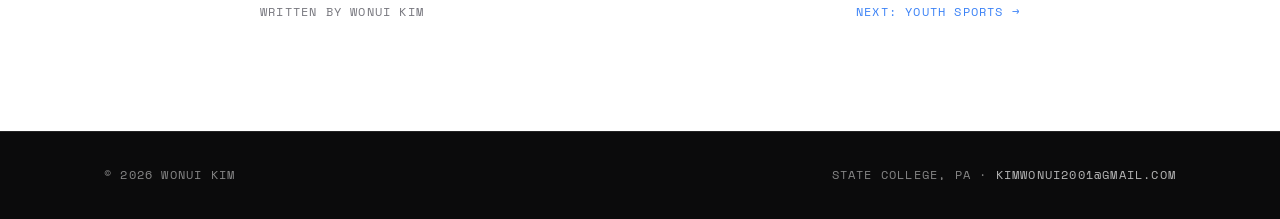
<file: writing/gen-z-authentic-content.html>
<!DOCTYPE html>
<html lang="en">
<head>
<meta charset="UTF-8" />
<meta name="viewport" content="width=device-width, initial-scale=1.0" />
<title>Gen Z Can Smell a Fake Ad From Eight Seconds Away — Wonui Kim</title>
<meta name="description" content="For Gen Z, authentic creator-style content beats polished ads — build series, not one-off posts." />
<link rel="preconnect" href="https://fonts.googleapis.com" />
<link rel="preconnect" href="https://fonts.gstatic.com" crossorigin />
<link href="https://fonts.googleapis.com/css2?family=Archivo:wght@400;500;600;700;800;900&family=Space+Mono:wght@400;700&display=swap" rel="stylesheet" />
<link rel="stylesheet" href="../styles.css" />
</head>
<body>

<header class="nav">
  <div class="container nav-inner">
    <a class="brand" href="../index.html"><span class="mark">WK</span> Wonui Kim</a>
    <nav>
      <ul class="nav-links" id="navLinks">
        <li><a href="../index.html#about">About</a></li>
        <li><a href="../index.html#what">What I Do</a></li>
        <li><a href="../index.html#work">Work</a></li>
        <li><a href="../index.html#writing">Writing</a></li>
        <li><a href="../index.html#contact">Contact</a></li>
      </ul>
    </nav>
    <div class="nav-cta">
      <a class="btn btn-dark" href="#" data-placeholder="resume-pdf">Résumé
        <svg viewBox="0 0 24 24" fill="none" stroke="currentColor" stroke-width="2.4"><path d="M7 17 17 7M17 7H8M17 7v9"/></svg>
      </a>
      <button class="nav-toggle" id="navToggle" aria-label="Menu"><span></span></button>
    </div>
  </div>
</header>

<article class="article">
  <div class="container">
    <div class="article-wrap">
      <a class="back-link" href="../index.html#writing">
        <svg viewBox="0 0 24 24" width="13" height="13" fill="none" stroke="currentColor" stroke-width="2.4"><path d="M19 12H5M11 6l-6 6 6 6"/></svg>
        All writing
      </a>
      <p class="a-meta"><span>Gen Z &amp; Creators</span><span class="sep">/</span><span>4 min read</span><span class="sep">/</span><span>June 2026</span></p>
      <h1>Gen Z Can Smell a Fake Ad From Eight Seconds Away.</h1>
      <p class="a-lede">For Gen Z, <span class="blue">authenticity outsells polish.</span> The brands winning attention build creator-style series, not one-off ads.</p>

      <div class="article-body">
        <h2>Trust follows people, not logos</h2>
        <p>Gen Z trusts humans over brands. About <strong>61% trust creator recommendations</strong> over brand ads, and roughly <strong>68%</strong> say unpolished content beats highly produced ads, per <a href="https://newmedia.com/blog/gen-z-marketing-statistics" target="_blank" rel="noopener">New Media Campaigns</a>.</p>
        <p>That flips the old playbook. A shaky phone video from someone they believe can outperform a budget-heavy commercial. Production value isn&rsquo;t the point — credibility is.</p>

        <figure class="stat-fig">
          <div class="fig-art">
            <div class="bigstat">
              <div class="figure">68%</div>
              <div class="cap">of Gen Z say unpolished content beats highly produced ads</div>
            </div>
          </div>
          <figcaption>Source: <a href="https://newmedia.com/blog/gen-z-marketing-statistics" target="_blank" rel="noopener">New Media Campaigns — Gen Z Marketing Statistics</a>. On episodic creator content, see <a href="https://www.wppmedia.com/news/unfiltered-2026-the-evolving-landscape-of-creator-marketing" target="_blank" rel="noopener">WPP Media — Unfiltered 2026</a>.</figcaption>
        </figure>

        <h2>Think in episodes, not posts</h2>
        <p>The other shift is format. Creators now build episodic, recurring content ecosystems, as <a href="https://www.wppmedia.com/news/unfiltered-2026-the-evolving-landscape-of-creator-marketing" target="_blank" rel="noopener">WPP Media</a> notes — series people follow, not posts they scroll past.</p>
        <p>Running IC, a Gen Z content studio, I plan in episodes. A recurring series earns a returning audience; a one-off ad earns a single impression and then silence.</p>
        <p>So when a brand asks me for &ldquo;a viral post,&rdquo; I push back. Give people a reason to come back next week. With this audience, that&rsquo;s what actually compounds.</p>
      </div>

      <div class="article-foot">
        <span class="byline">Written by Wonui Kim</span>
        <a class="read" style="font-family:var(--font-mono);font-size:12px;letter-spacing:.1em;text-transform:uppercase;color:var(--blue);text-decoration:none;" href="youth-sports-marketing.html">Next: Youth sports →</a>
      </div>
    </div>
  </div>
</article>

<footer class="footer">
  <div class="container footer-inner">
    <span>© 2026 Wonui Kim</span>
    <span>State College, PA · <a href="mailto:kimwonui2001@gmail.com">kimwonui2001@gmail.com</a></span>
  </div>
</footer>

<script>
  const toggle = document.getElementById('navToggle');
  const links = document.getElementById('navLinks');
  toggle.addEventListener('click', () => links.classList.toggle('open'));
</script>
</body>
</html>
</file>
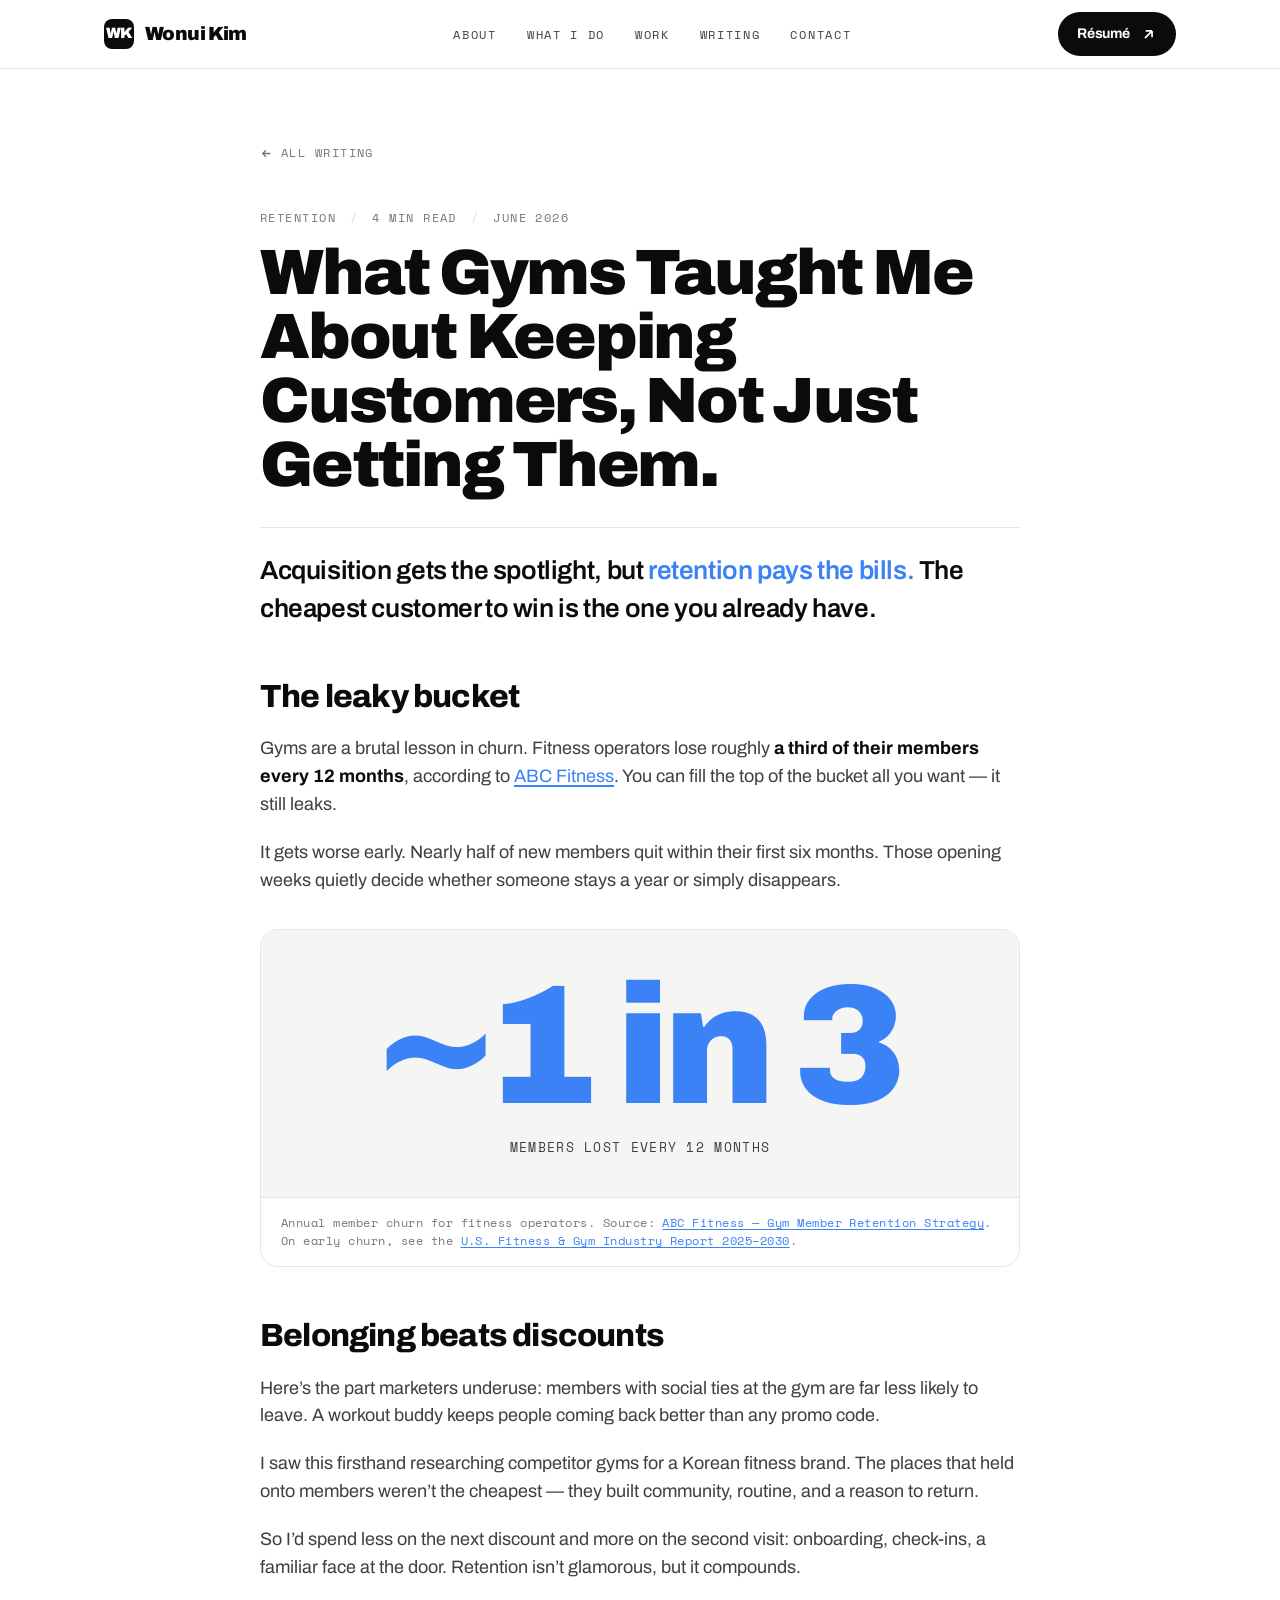
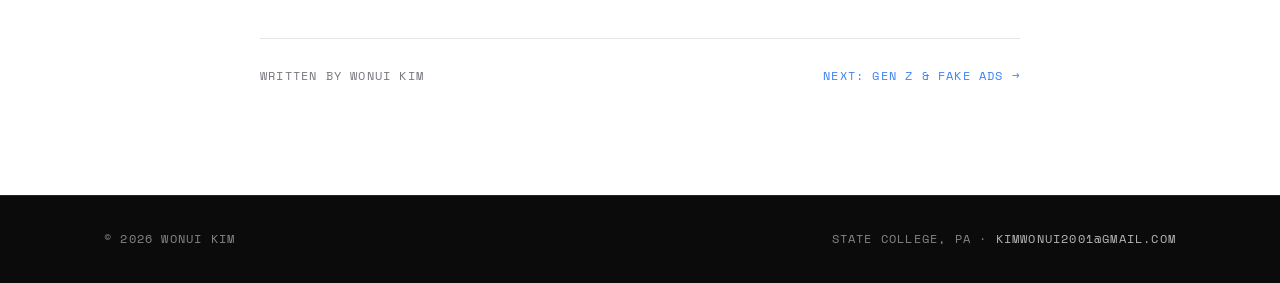
<file: writing/gym-retention.html>
<!DOCTYPE html>
<html lang="en">
<head>
<meta charset="UTF-8" />
<meta name="viewport" content="width=device-width, initial-scale=1.0" />
<title>What Gyms Taught Me About Keeping Customers — Wonui Kim</title>
<meta name="description" content="Acquisition gets attention, but retention pays the bills." />
<link rel="preconnect" href="https://fonts.googleapis.com" />
<link rel="preconnect" href="https://fonts.gstatic.com" crossorigin />
<link href="https://fonts.googleapis.com/css2?family=Archivo:wght@400;500;600;700;800;900&family=Space+Mono:wght@400;700&display=swap" rel="stylesheet" />
<link rel="stylesheet" href="../styles.css" />
</head>
<body>

<header class="nav">
  <div class="container nav-inner">
    <a class="brand" href="../index.html"><span class="mark">WK</span> Wonui Kim</a>
    <nav>
      <ul class="nav-links" id="navLinks">
        <li><a href="../index.html#about">About</a></li>
        <li><a href="../index.html#what">What I Do</a></li>
        <li><a href="../index.html#work">Work</a></li>
        <li><a href="../index.html#writing">Writing</a></li>
        <li><a href="../index.html#contact">Contact</a></li>
      </ul>
    </nav>
    <div class="nav-cta">
      <a class="btn btn-dark" href="#" data-placeholder="resume-pdf">Résumé
        <svg viewBox="0 0 24 24" fill="none" stroke="currentColor" stroke-width="2.4"><path d="M7 17 17 7M17 7H8M17 7v9"/></svg>
      </a>
      <button class="nav-toggle" id="navToggle" aria-label="Menu"><span></span></button>
    </div>
  </div>
</header>

<article class="article">
  <div class="container">
    <div class="article-wrap">
      <a class="back-link" href="../index.html#writing">
        <svg viewBox="0 0 24 24" width="13" height="13" fill="none" stroke="currentColor" stroke-width="2.4"><path d="M19 12H5M11 6l-6 6 6 6"/></svg>
        All writing
      </a>
      <p class="a-meta"><span>Retention</span><span class="sep">/</span><span>4 min read</span><span class="sep">/</span><span>June 2026</span></p>
      <h1>What Gyms Taught Me About Keeping Customers, Not Just Getting Them.</h1>
      <p class="a-lede">Acquisition gets the spotlight, but <span class="blue">retention pays the bills.</span> The cheapest customer to win is the one you already have.</p>

      <div class="article-body">
        <h2>The leaky bucket</h2>
        <p>Gyms are a brutal lesson in churn. Fitness operators lose roughly <strong>a third of their members every 12 months</strong>, according to <a href="https://abcfitness.com/abc-articles/gym-member-retention-strategy/" target="_blank" rel="noopener">ABC Fitness</a>. You can fill the top of the bucket all you want — it still leaks.</p>
        <p>It gets worse early. Nearly half of new members quit within their first six months. Those opening weeks quietly decide whether someone stays a year or simply disappears.</p>

        <figure class="stat-fig">
          <div class="fig-art">
            <div class="bigstat">
              <div class="figure">~1 in 3</div>
              <div class="cap">members lost every 12 months</div>
            </div>
          </div>
          <figcaption>Annual member churn for fitness operators. Source: <a href="https://abcfitness.com/abc-articles/gym-member-retention-strategy/" target="_blank" rel="noopener">ABC Fitness — Gym Member Retention Strategy</a>. On early churn, see the <a href="https://www.mmcginvest.com/post/u-s-fitness-and-gym-industry-report-2025-2030-outlook" target="_blank" rel="noopener">U.S. Fitness &amp; Gym Industry Report 2025–2030</a>.</figcaption>
        </figure>

        <h2>Belonging beats discounts</h2>
        <p>Here&rsquo;s the part marketers underuse: members with social ties at the gym are far less likely to leave. A workout buddy keeps people coming back better than any promo code.</p>
        <p>I saw this firsthand researching competitor gyms for a Korean fitness brand. The places that held onto members weren&rsquo;t the cheapest — they built community, routine, and a reason to return.</p>
        <p>So I&rsquo;d spend less on the next discount and more on the second visit: onboarding, check-ins, a familiar face at the door. Retention isn&rsquo;t glamorous, but it compounds.</p>
      </div>

      <div class="article-foot">
        <span class="byline">Written by Wonui Kim</span>
        <a class="read" style="font-family:var(--font-mono);font-size:12px;letter-spacing:.1em;text-transform:uppercase;color:var(--blue);text-decoration:none;" href="gen-z-authentic-content.html">Next: Gen Z &amp; fake ads →</a>
      </div>
    </div>
  </div>
</article>

<footer class="footer">
  <div class="container footer-inner">
    <span>© 2026 Wonui Kim</span>
    <span>State College, PA · <a href="mailto:kimwonui2001@gmail.com">kimwonui2001@gmail.com</a></span>
  </div>
</footer>

<script>
  const toggle = document.getElementById('navToggle');
  const links = document.getElementById('navLinks');
  toggle.addEventListener('click', () => links.classList.toggle('open'));
</script>
</body>
</html>
</file>
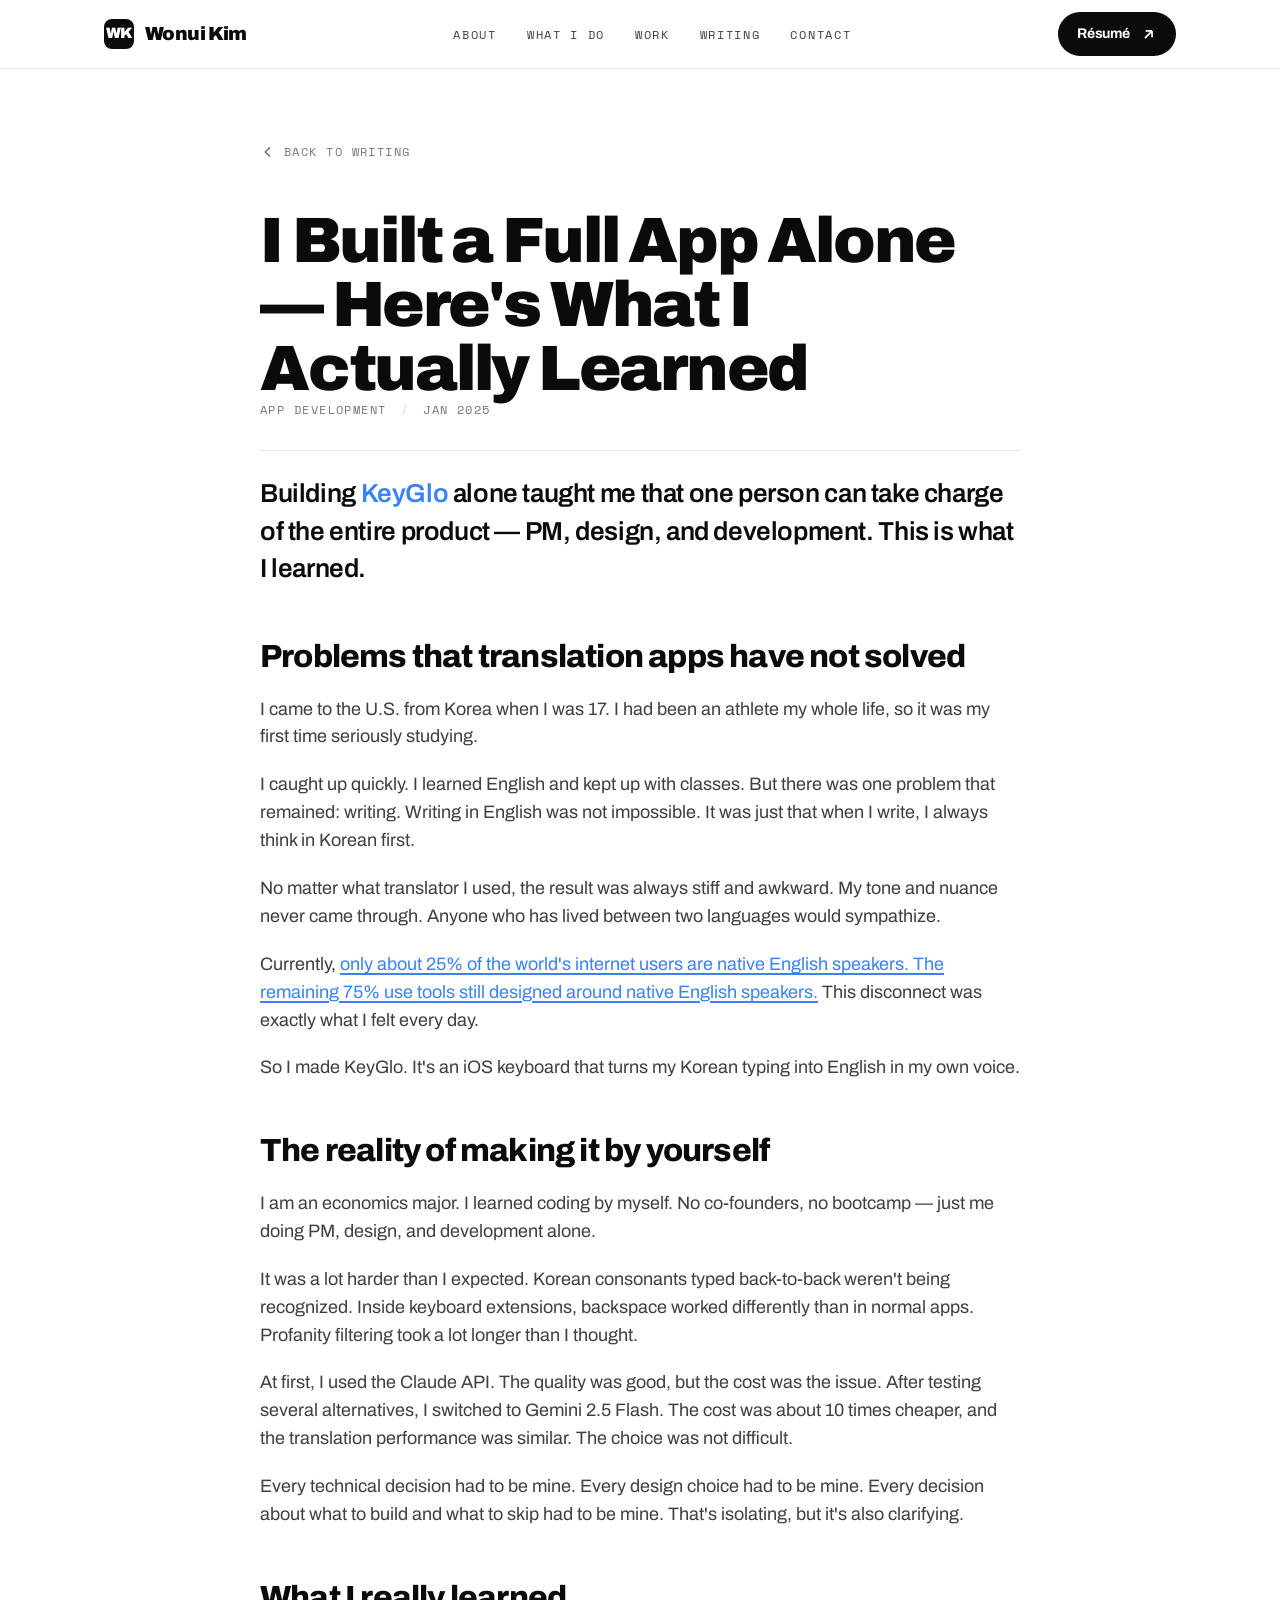
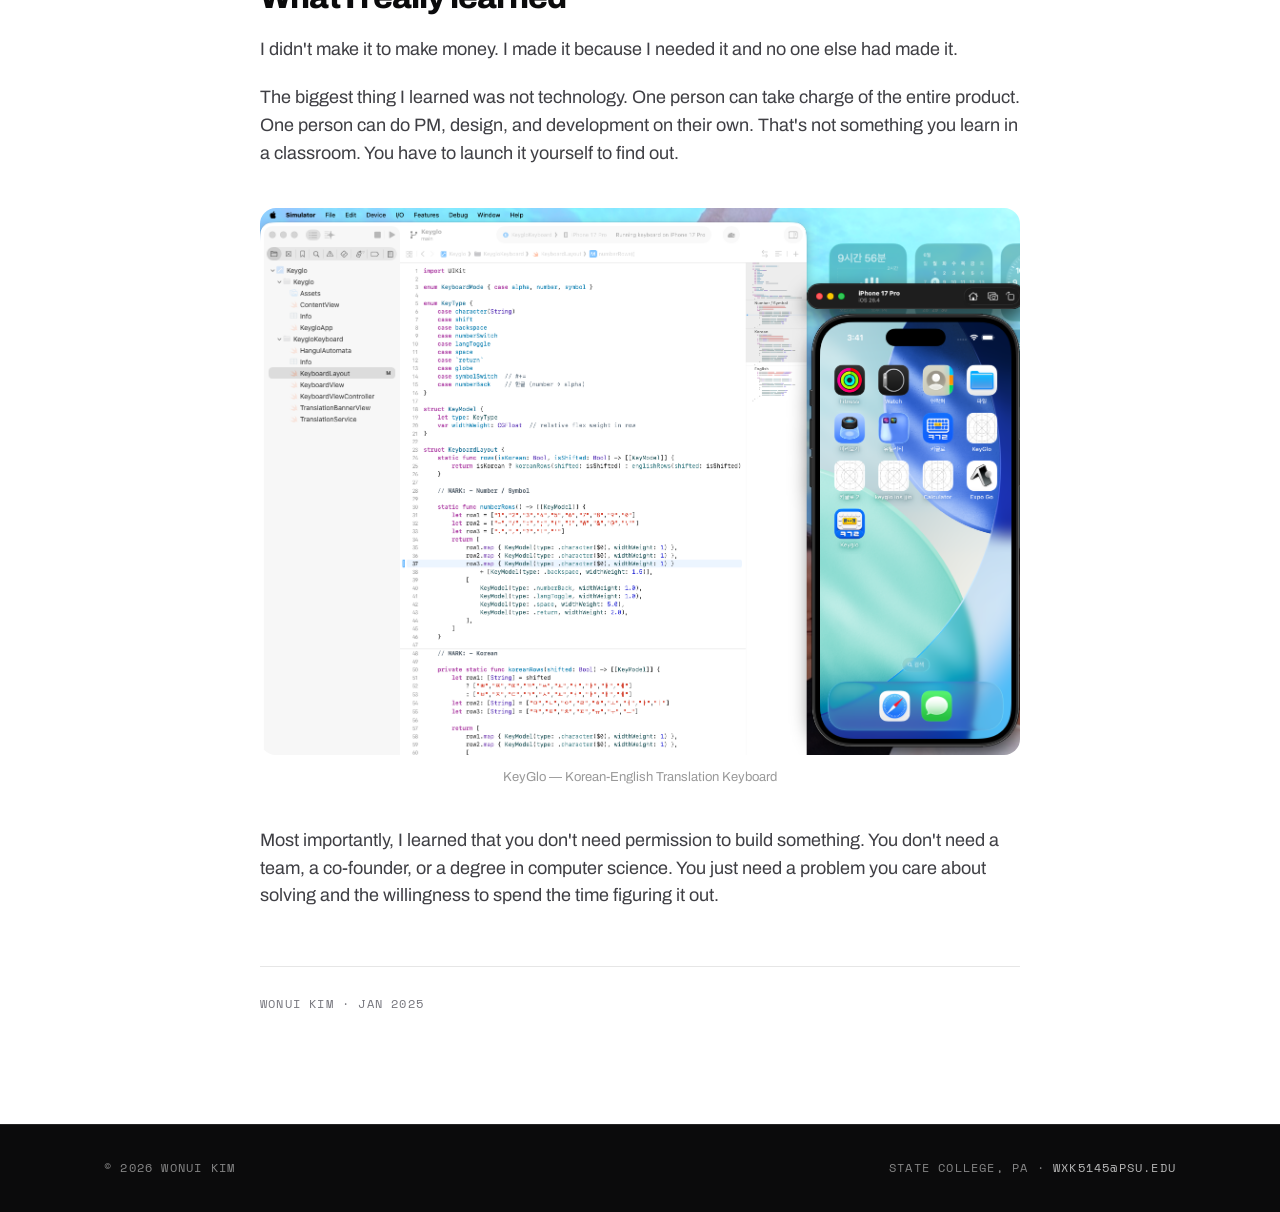
<file: writing/post1.html>
<!DOCTYPE html>
<html lang="en">
<head>
<meta charset="UTF-8" />
<meta name="viewport" content="width=device-width, initial-scale=1.0" />
<title>I Built a Full App Alone — Here's What I Actually Learned — Wonui Kim</title>
<meta name="description" content="Building KeyGlo from scratch taught me more about product and shipping than any course." />
<link rel="preconnect" href="https://fonts.googleapis.com" />
<link rel="preconnect" href="https://fonts.gstatic.com" crossorigin />
<link href="https://fonts.googleapis.com/css2?family=Archivo:wght@400;500;600;700;800;900&family=Space+Mono:wght@400;700&display=swap" rel="stylesheet" />
<link rel="stylesheet" href="../styles.css" />
</head>
<body>

<!-- ===================== NAV ===================== -->
<header class="nav">
  <div class="container nav-inner">
    <a class="brand" href="../index.html">
      <span class="mark">WK</span>
      Wonui Kim
    </a>
    <nav>
      <ul class="nav-links" id="navLinks">
        <li><a href="../index.html#about">About</a></li>
        <li><a href="../index.html#what">What I Do</a></li>
        <li><a href="../index.html#work">Work</a></li>
        <li><a href="../index.html#writing">Writing</a></li>
        <li><a href="../index.html#contact">Contact</a></li>
      </ul>
    </nav>
    <div class="nav-cta">
      <a class="btn btn-dark" href="../index.html#resumeModal" id="resumeBtn">Résumé
        <svg viewBox="0 0 24 24" fill="none" stroke="currentColor" stroke-width="2.4"><path d="M7 17 17 7M17 7H8M17 7v9"/></svg>
      </a>
      <button class="nav-toggle" id="navToggle" aria-label="Menu"><span></span></button>
    </div>
  </div>
</header>

<!-- ===================== ARTICLE ===================== -->
<article class="article">
  <div class="article-wrap">
    <a href="../index.html#writing" class="back-link">
      <svg viewBox="0 0 24 24" width="16" height="16" fill="none" stroke="currentColor" stroke-width="2.4"><path d="M15 19l-7-7 7-7"/></svg>
      Back to writing
    </a>

    <h1>I Built a Full App Alone — Here's What I Actually Learned</h1>
    
    <div class="a-meta">
      <span>App Development</span>
      <span class="sep">/</span>
      <span>Jan 2025</span>
    </div>

    <p class="a-lede">Building <span class="blue">KeyGlo</span> alone taught me that one person can take charge of the entire product — PM, design, and development. This is what I learned.</p>

    <div class="article-body">
      <h2>Problems that translation apps have not solved</h2>
      <p>I came to the U.S. from Korea when I was 17. I had been an athlete my whole life, so it was my first time seriously studying.</p>
      <p>I caught up quickly. I learned English and kept up with classes. But there was one problem that remained: writing. Writing in English was not impossible. It was just that when I write, I always think in Korean first.</p>
      <p>No matter what translator I used, the result was always stiff and awkward. My tone and nuance never came through. Anyone who has lived between two languages would sympathize.</p>
      <p>Currently, <a href="https://brightlinestranslation.com/translation-statistics-2025-key-languages-online-trends/" target="_blank" rel="noopener">only about 25% of the world's internet users are native English speakers. The remaining 75% use tools still designed around native English speakers.</a> This disconnect was exactly what I felt every day.</p>
      <p>So I made KeyGlo. It's an iOS keyboard that turns my Korean typing into English in my own voice.</p>

      <h2>The reality of making it by yourself</h2>
      <p>I am an economics major. I learned coding by myself. No co-founders, no bootcamp — just me doing PM, design, and development alone.</p>
      <p>It was a lot harder than I expected. Korean consonants typed back-to-back weren't being recognized. Inside keyboard extensions, backspace worked differently than in normal apps. Profanity filtering took a lot longer than I thought.</p>
      <p>At first, I used the Claude API. The quality was good, but the cost was the issue. After testing several alternatives, I switched to Gemini 2.5 Flash. The cost was about 10 times cheaper, and the translation performance was similar. The choice was not difficult.</p>
      <p>Every technical decision had to be mine. Every design choice had to be mine. Every decision about what to build and what to skip had to be mine. That's isolating, but it's also clarifying.</p>

      <h2>What I really learned</h2>
      <p>I didn't make it to make money. I made it because I needed it and no one else had made it.</p>
      <p>The biggest thing I learned was not technology. One person can take charge of the entire product. One person can do PM, design, and development on their own. That's not something you learn in a classroom. You have to launch it yourself to find out.</p>

      <div style="margin: 40px 0; text-align: center;">
        <img src="keyglo-screenshot.jpg" alt="KeyGlo App Screenshot" style="max-width: 100%; height: auto; border-radius: 16px;" />
        <p style="margin-top: 12px; font-size: 13px; color: #999;">KeyGlo — Korean-English Translation Keyboard</p>
      </div>
      <p>Most importantly, I learned that you don't need permission to build something. You don't need a team, a co-founder, or a degree in computer science. You just need a problem you care about solving and the willingness to spend the time figuring it out.</p>
    </div>

    <div class="article-foot">
      <span class="byline">Wonui Kim · Jan 2025</span>
    </div>
  </div>
</article>

<!-- ===================== FOOTER ===================== -->
<footer class="footer">
  <div class="container footer-inner">
    <span>© 2026 Wonui Kim</span>
    <span>State College, PA · <a href="mailto:wxk5145@psu.edu">wxk5145@psu.edu</a></span>
  </div>
</footer>

<script>
  // mobile nav toggle
  const toggle = document.getElementById('navToggle');
  const links = document.getElementById('navLinks');
  toggle.addEventListener('click', () => links.classList.toggle('open'));
  links.querySelectorAll('a').forEach(a => a.addEventListener('click', () => links.classList.remove('open')));
</script>
</body>
</html>
</file>
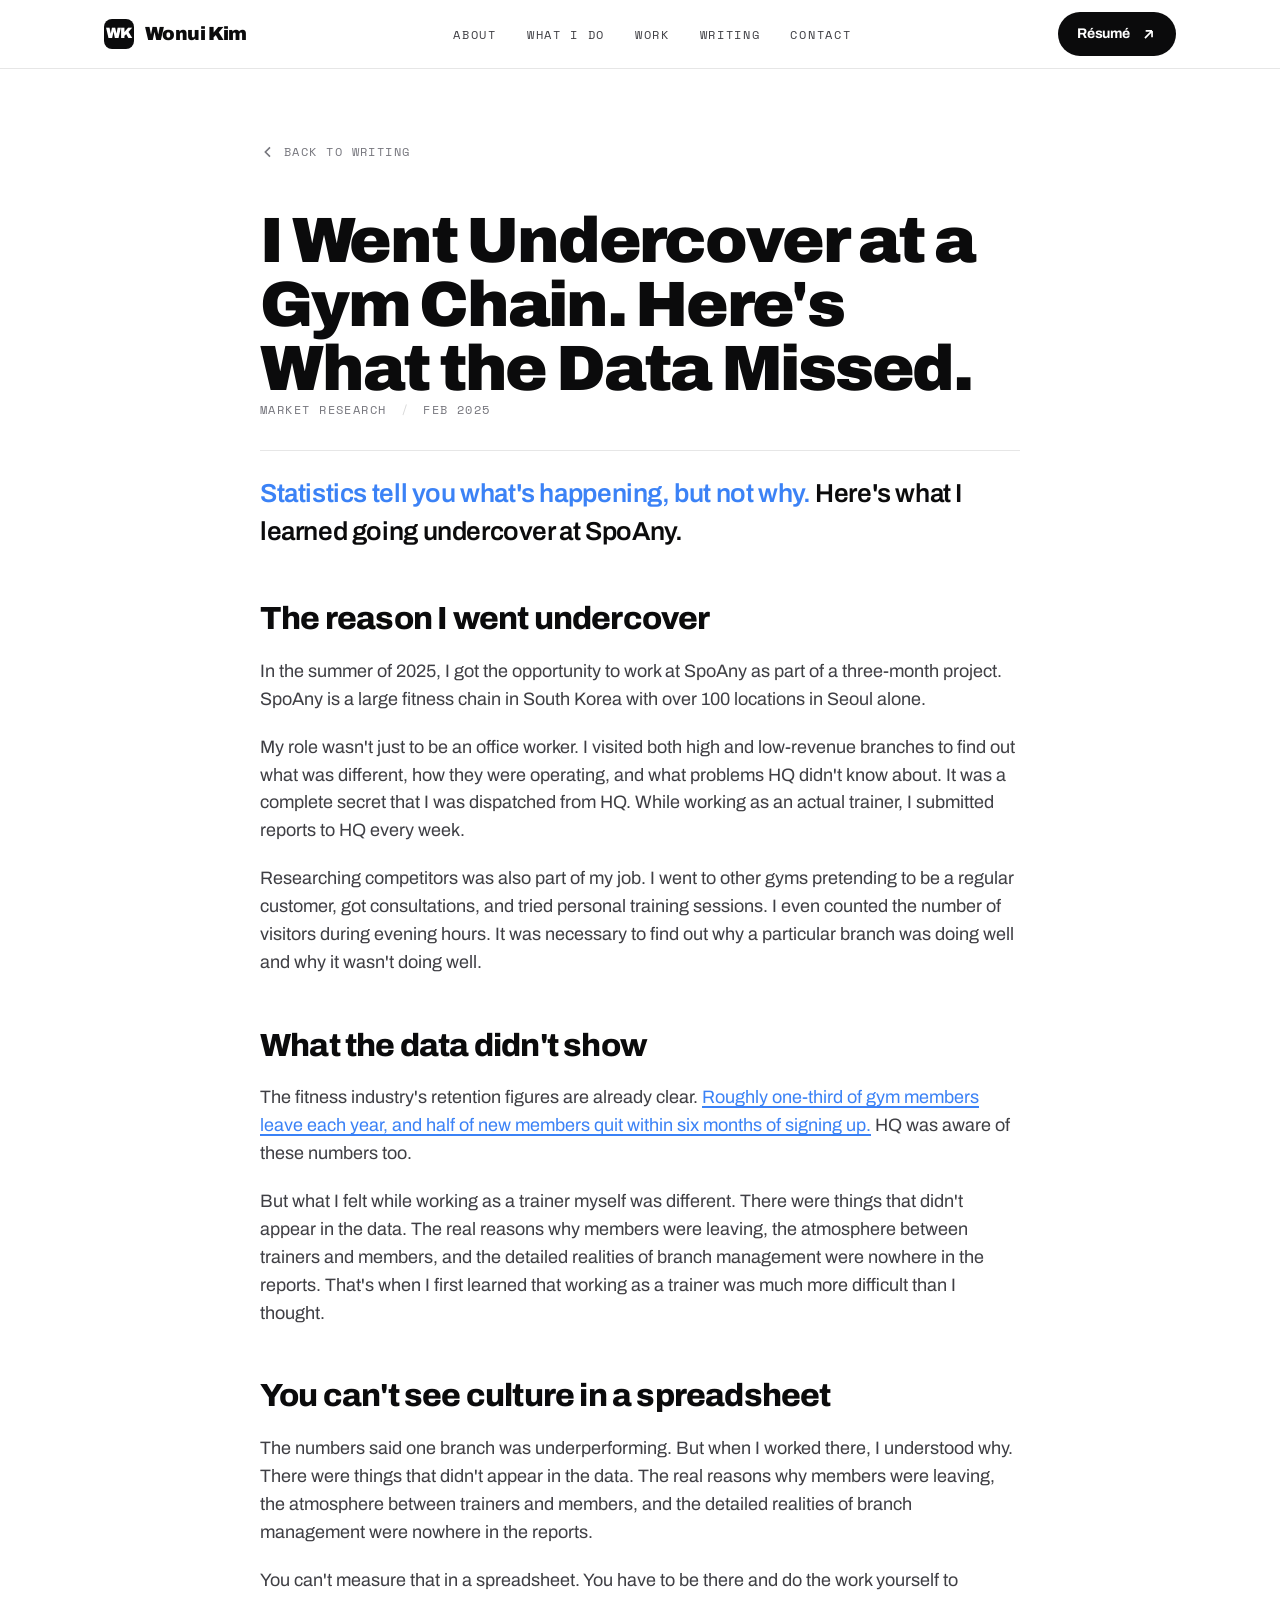
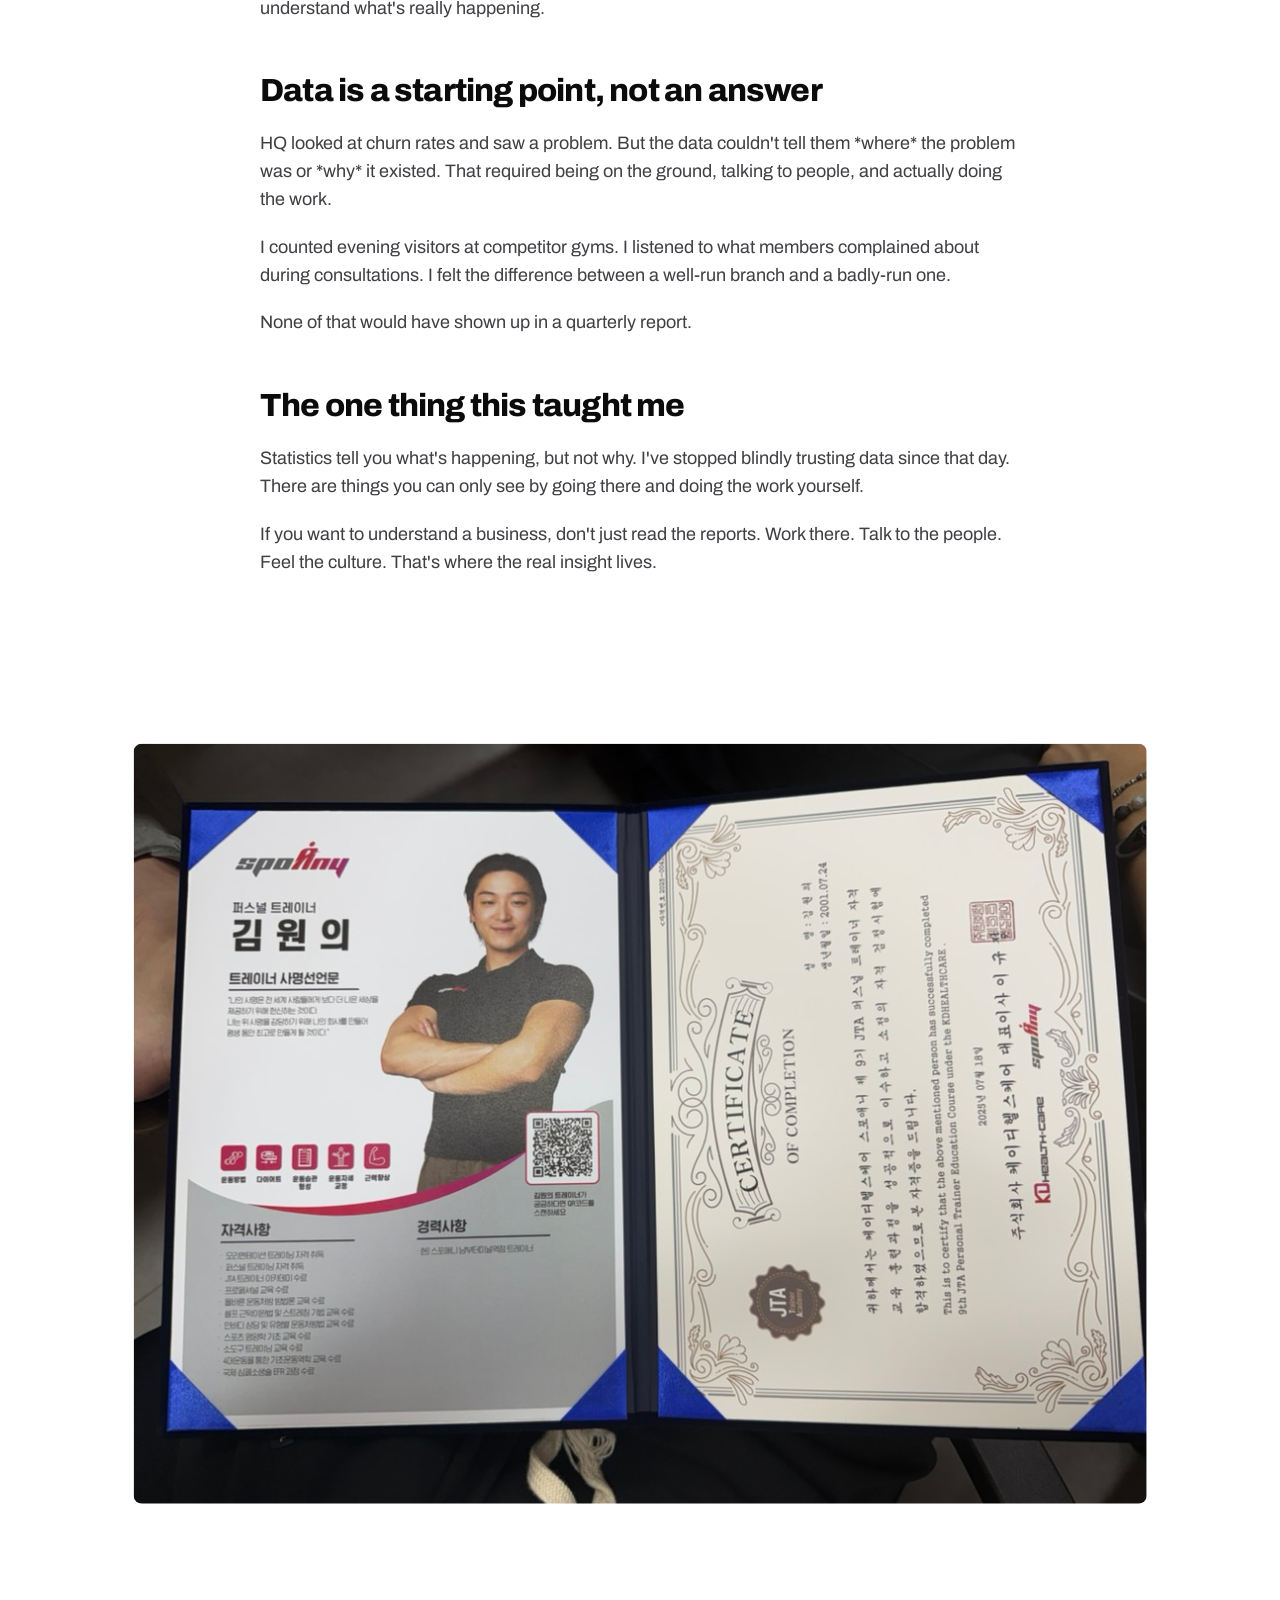
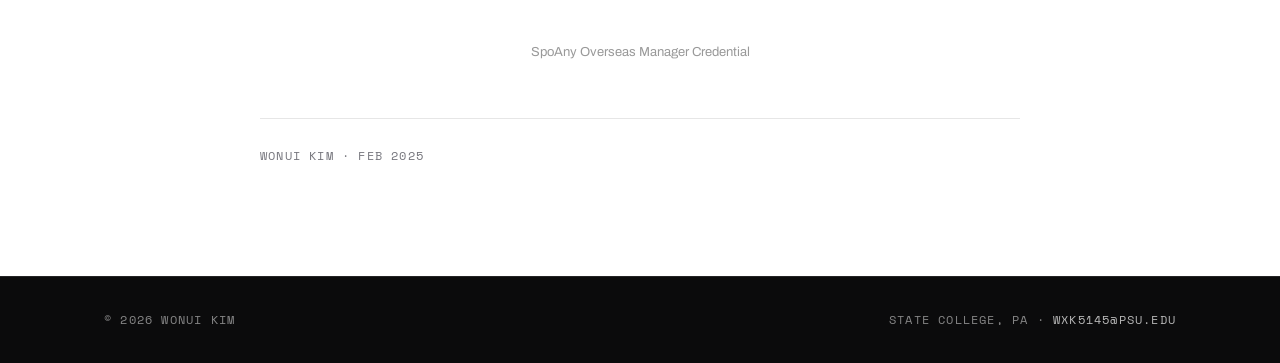
<file: writing/post2.html>
<!DOCTYPE html>
<html lang="en">
<head>
<meta charset="UTF-8" />
<meta name="viewport" content="width=device-width, initial-scale=1.0" />
<title>What Gyms Taught Me About Keeping Customers — Wonui Kim</title>
<meta name="description" content="Acquisition gets attention, but retention pays the bills. Here's what SpoAny taught me." />
<link rel="preconnect" href="https://fonts.googleapis.com" />
<link rel="preconnect" href="https://fonts.gstatic.com" crossorigin />
<link href="https://fonts.googleapis.com/css2?family=Archivo:wght@400;500;600;700;800;900&family=Space+Mono:wght@400;700&display=swap" rel="stylesheet" />
<link rel="stylesheet" href="../styles.css" />
</head>
<body>

<!-- ===================== NAV ===================== -->
<header class="nav">
  <div class="container nav-inner">
    <a class="brand" href="../index.html">
      <span class="mark">WK</span>
      Wonui Kim
    </a>
    <nav>
      <ul class="nav-links" id="navLinks">
        <li><a href="../index.html#about">About</a></li>
        <li><a href="../index.html#what">What I Do</a></li>
        <li><a href="../index.html#work">Work</a></li>
        <li><a href="../index.html#writing">Writing</a></li>
        <li><a href="../index.html#contact">Contact</a></li>
      </ul>
    </nav>
    <div class="nav-cta">
      <a class="btn btn-dark" href="../index.html#resumeModal" id="resumeBtn">Résumé
        <svg viewBox="0 0 24 24" fill="none" stroke="currentColor" stroke-width="2.4"><path d="M7 17 17 7M17 7H8M17 7v9"/></svg>
      </a>
      <button class="nav-toggle" id="navToggle" aria-label="Menu"><span></span></button>
    </div>
  </div>
</header>

<!-- ===================== ARTICLE ===================== -->
<article class="article">
  <div class="article-wrap">
    <a href="../index.html#writing" class="back-link">
      <svg viewBox="0 0 24 24" width="16" height="16" fill="none" stroke="currentColor" stroke-width="2.4"><path d="M15 19l-7-7 7-7"/></svg>
      Back to writing
    </a>

    <h1>I Went Undercover at a Gym Chain. Here's What the Data Missed.</h1>
    
    <div class="a-meta">
      <span>Market Research</span>
      <span class="sep">/</span>
      <span>Feb 2025</span>
    </div>

    <p class="a-lede"><span class="blue">Statistics tell you what's happening, but not why.</span> Here's what I learned going undercover at SpoAny.</p>

    <div class="article-body">
      <h2>The reason I went undercover</h2>
      <p>In the summer of 2025, I got the opportunity to work at SpoAny as part of a three-month project. SpoAny is a large fitness chain in South Korea with over 100 locations in Seoul alone.</p>
      <p>My role wasn't just to be an office worker. I visited both high and low-revenue branches to find out what was different, how they were operating, and what problems HQ didn't know about. It was a complete secret that I was dispatched from HQ. While working as an actual trainer, I submitted reports to HQ every week.</p>
      <p>Researching competitors was also part of my job. I went to other gyms pretending to be a regular customer, got consultations, and tried personal training sessions. I even counted the number of visitors during evening hours. It was necessary to find out why a particular branch was doing well and why it wasn't doing well.</p>

      <h2>What the data didn't show</h2>
      <p>The fitness industry's retention figures are already clear. <a href="https://www.glofox.com/blog/gym-membership-statistics/" target="_blank" rel="noopener">Roughly one-third of gym members leave each year, and half of new members quit within six months of signing up.</a> HQ was aware of these numbers too.</p>
      <p>But what I felt while working as a trainer myself was different. There were things that didn't appear in the data. The real reasons why members were leaving, the atmosphere between trainers and members, and the detailed realities of branch management were nowhere in the reports. That's when I first learned that working as a trainer was much more difficult than I thought.</p>

      <h2>You can't see culture in a spreadsheet</h2>
      <p>The numbers said one branch was underperforming. But when I worked there, I understood why. There were things that didn't appear in the data. The real reasons why members were leaving, the atmosphere between trainers and members, and the detailed realities of branch management were nowhere in the reports.</p>
      <p>You can't measure that in a spreadsheet. You have to be there and do the work yourself to understand what's really happening.</p>

      <h2>Data is a starting point, not an answer</h2>
      <p>HQ looked at churn rates and saw a problem. But the data couldn't tell them *where* the problem was or *why* it existed. That required being on the ground, talking to people, and actually doing the work.</p>
      <p>I counted evening visitors at competitor gyms. I listened to what members complained about during consultations. I felt the difference between a well-run branch and a badly-run one.</p>
      <p>None of that would have shown up in a quarterly report.</p>

      <h2>The one thing this taught me</h2>
      <p>Statistics tell you what's happening, but not why. I've stopped blindly trusting data since that day. There are things you can only see by going there and doing the work yourself.</p>
      <p>If you want to understand a business, don't just read the reports. Work there. Talk to the people. Feel the culture. That's where the real insight lives.</p>

      <div style="margin: 40px 0; text-align: center;">
        <img src="spoany-credential.jpeg" alt="SpoAny Trainer Credential" style="max-width: 100%; height: auto; border-radius: 8px; transform: rotate(90deg);" />
        <p style="margin-top: 12px; font-size: 13px; color: #999;">SpoAny Overseas Manager Credential</p>
      </div>
    </div>

    <div class="article-foot">
      <span class="byline">Wonui Kim · Feb 2025</span>
    </div>
  </div>
</article>

<!-- ===================== FOOTER ===================== -->
<footer class="footer">
  <div class="container footer-inner">
    <span>© 2026 Wonui Kim</span>
    <span>State College, PA · <a href="mailto:wxk5145@psu.edu">wxk5145@psu.edu</a></span>
  </div>
</footer>

<script>
  // mobile nav toggle
  const toggle = document.getElementById('navToggle');
  const links = document.getElementById('navLinks');
  toggle.addEventListener('click', () => links.classList.toggle('open'));
  links.querySelectorAll('a').forEach(a => a.addEventListener('click', () => links.classList.remove('open')));
</script>
</body>
</html>
</file>
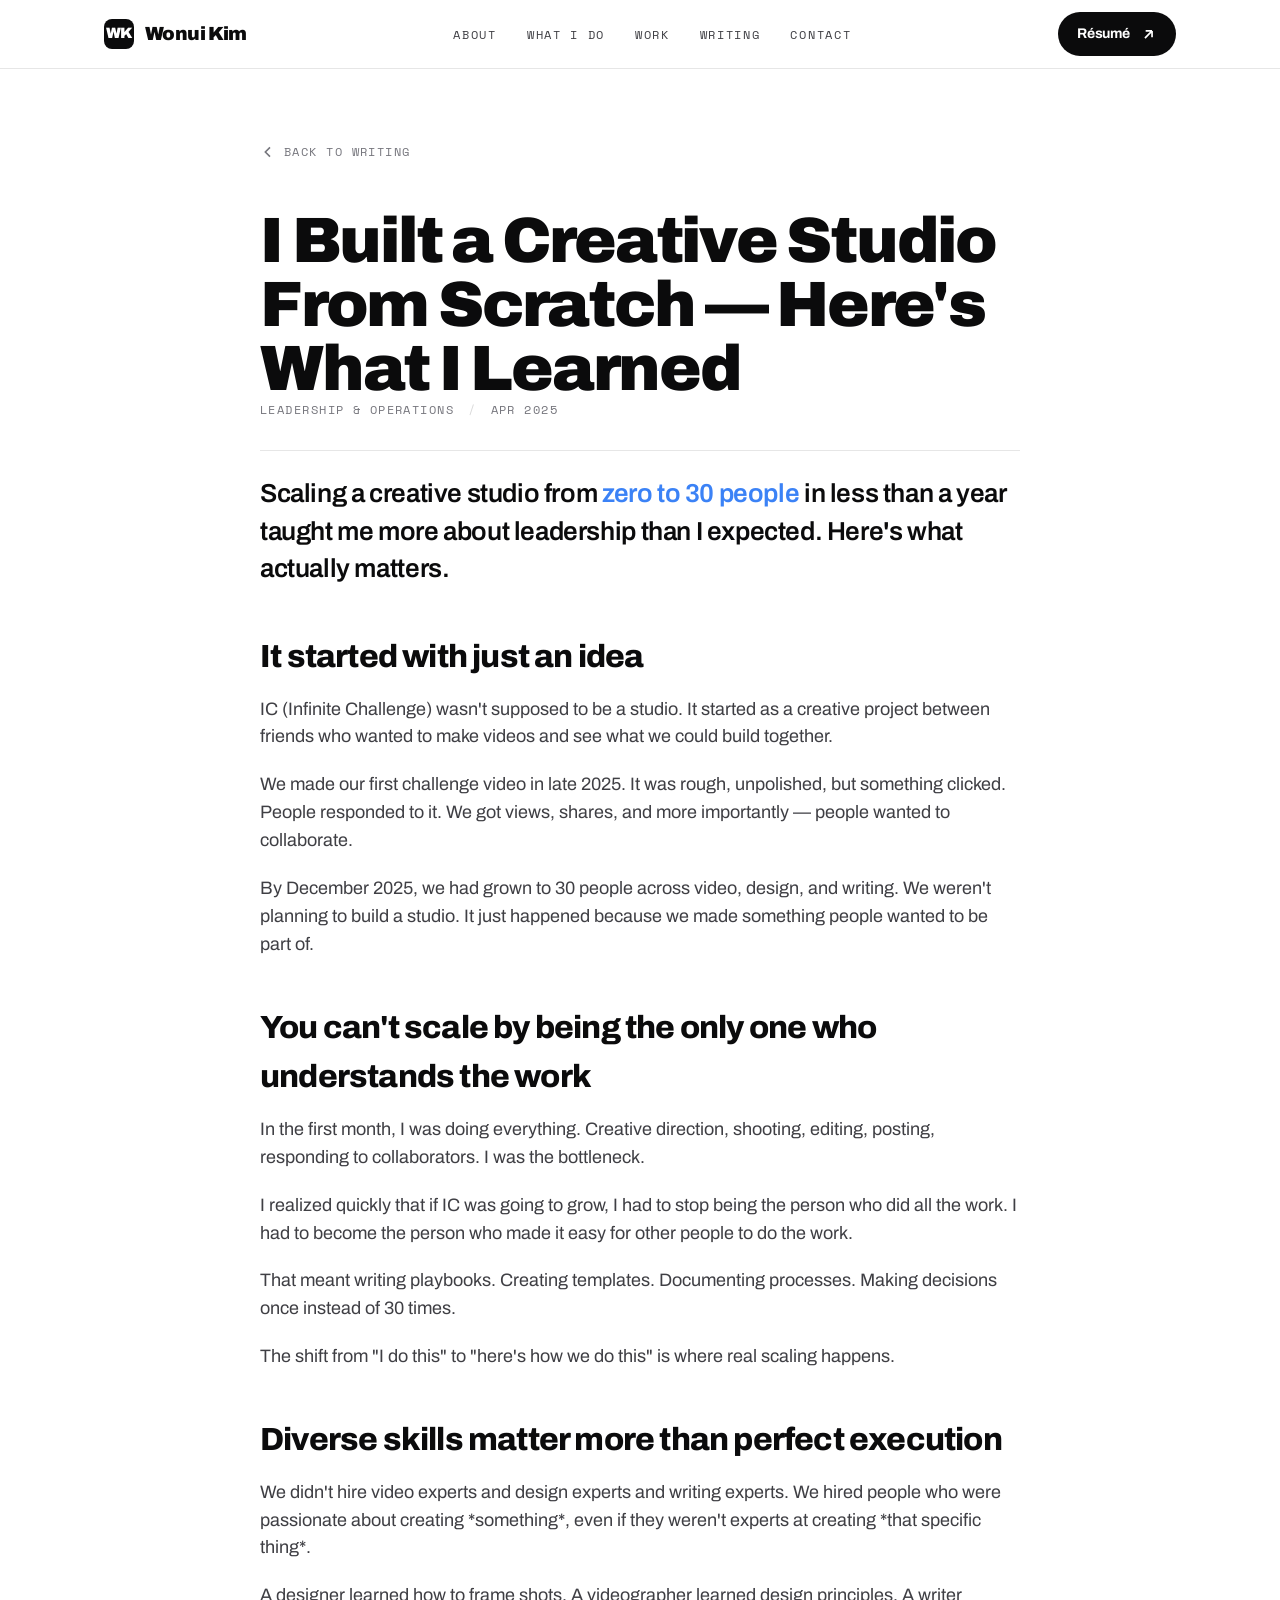
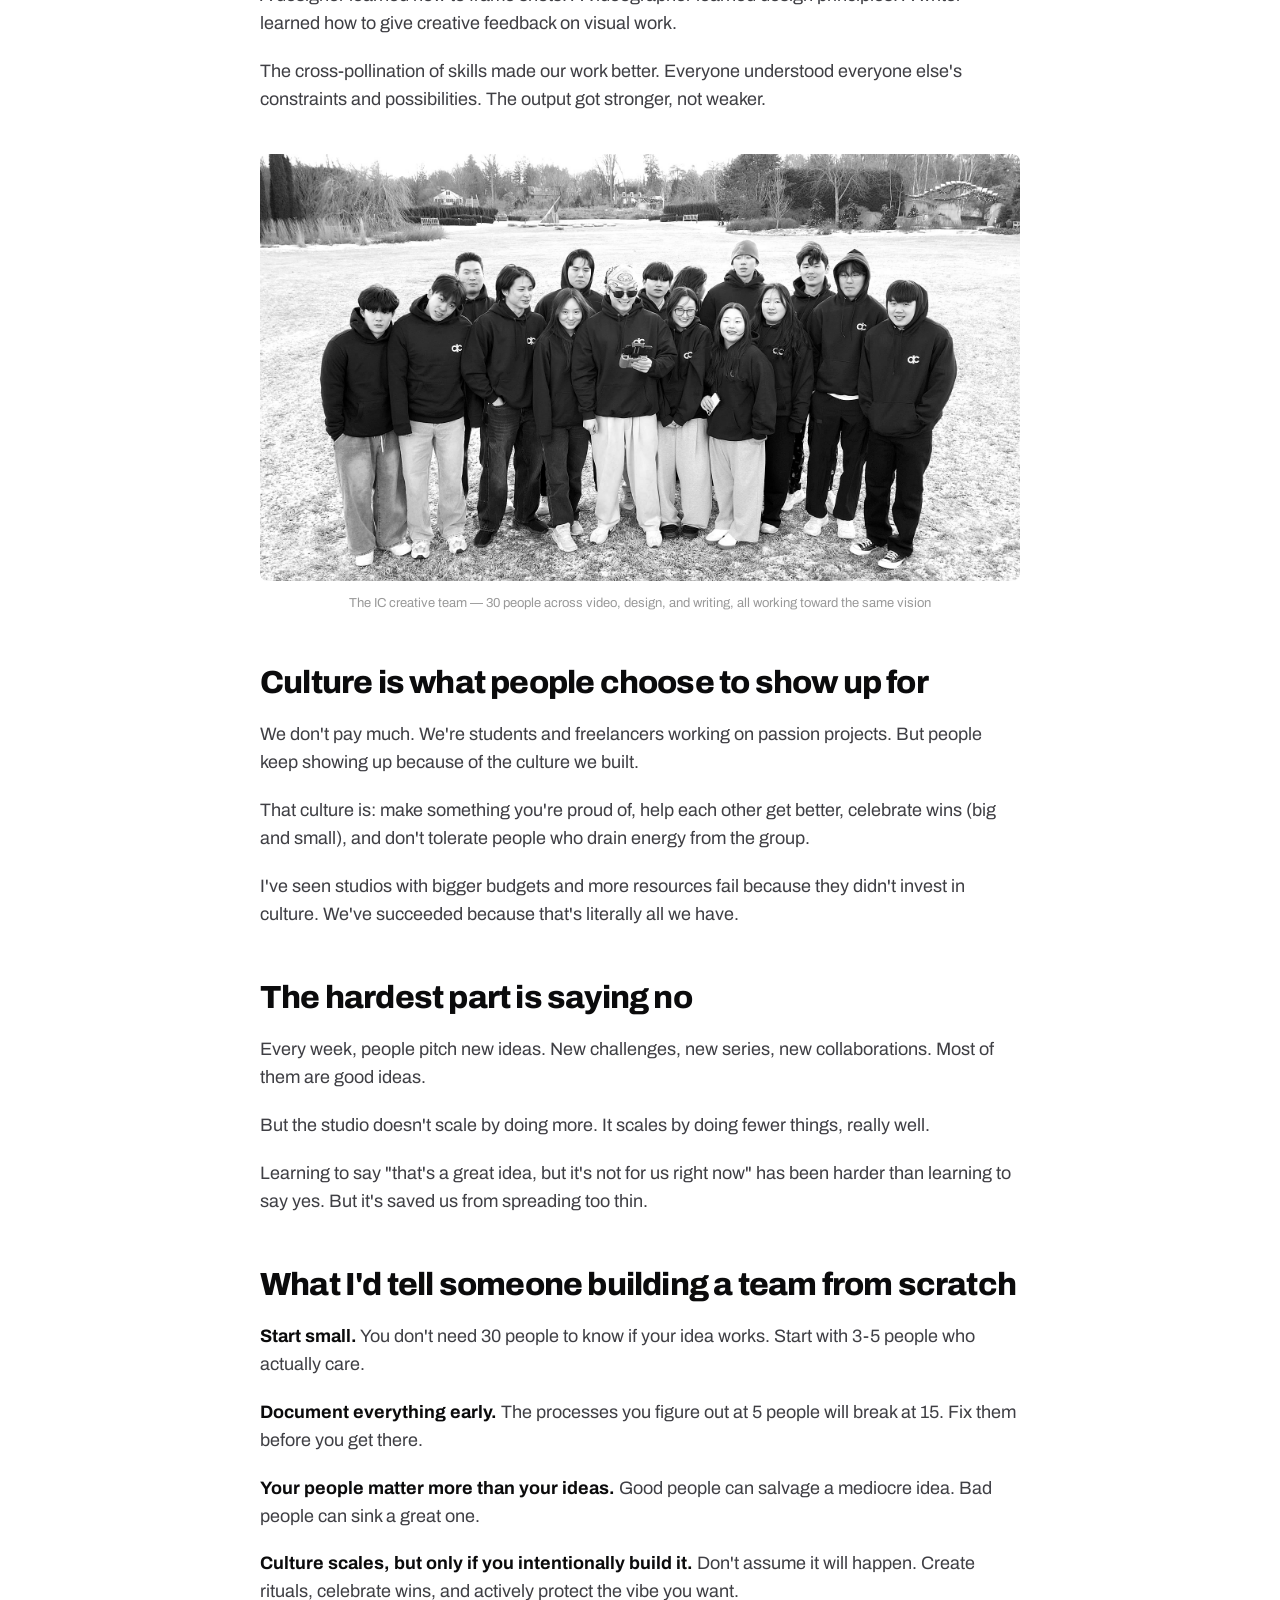
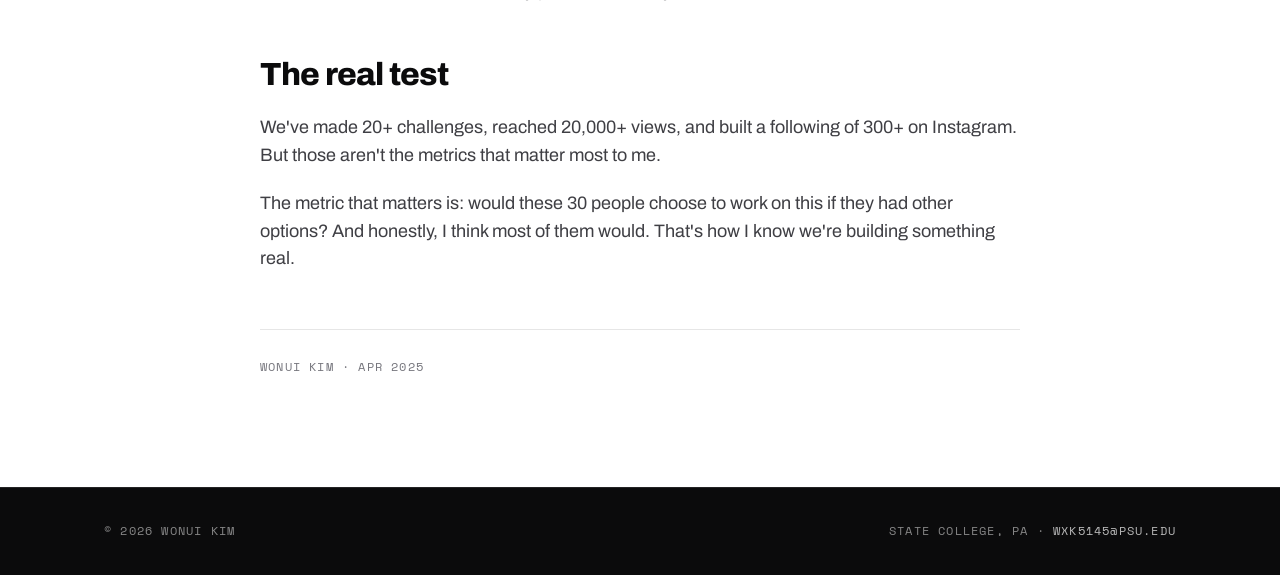
<file: writing/post3.html>
<!DOCTYPE html>
<html lang="en">
<head>
<meta charset="UTF-8" />
<meta name="viewport" content="width=device-width, initial-scale=1.0" />
<title>I Built a Creative Studio From Scratch — Wonui Kim</title>
<meta name="description" content="How we scaled IC from an idea to a 30-person creative studio." />
<link rel="preconnect" href="https://fonts.googleapis.com" />
<link rel="preconnect" href="https://fonts.gstatic.com" crossorigin />
<link href="https://fonts.googleapis.com/css2?family=Archivo:wght@400;500;600;700;800;900&family=Space+Mono:wght@400;700&display=swap" rel="stylesheet" />
<link rel="stylesheet" href="../styles.css" />
</head>
<body>

<!-- ===================== NAV ===================== -->
<header class="nav">
  <div class="container nav-inner">
    <a class="brand" href="../index.html">
      <span class="mark">WK</span>
      Wonui Kim
    </a>
    <nav>
      <ul class="nav-links" id="navLinks">
        <li><a href="../index.html#about">About</a></li>
        <li><a href="../index.html#what">What I Do</a></li>
        <li><a href="../index.html#work">Work</a></li>
        <li><a href="../index.html#writing">Writing</a></li>
        <li><a href="../index.html#contact">Contact</a></li>
      </ul>
    </nav>
    <div class="nav-cta">
      <a class="btn btn-dark" href="../index.html#resumeModal" id="resumeBtn">Résumé
        <svg viewBox="0 0 24 24" fill="none" stroke="currentColor" stroke-width="2.4"><path d="M7 17 17 7M17 7H8M17 7v9"/></svg>
      </a>
      <button class="nav-toggle" id="navToggle" aria-label="Menu"><span></span></button>
    </div>
  </div>
</header>

<!-- ===================== ARTICLE ===================== -->
<article class="article">
  <div class="article-wrap">
    <a href="../index.html#writing" class="back-link">
      <svg viewBox="0 0 24 24" width="16" height="16" fill="none" stroke="currentColor" stroke-width="2.4"><path d="M15 19l-7-7 7-7"/></svg>
      Back to writing
    </a>

    <h1>I Built a Creative Studio From Scratch — Here's What I Learned</h1>
    
    <div class="a-meta">
      <span>Leadership & Operations</span>
      <span class="sep">/</span>
      <span>Apr 2025</span>
    </div>

    <p class="a-lede">Scaling a creative studio from <span class="blue">zero to 30 people</span> in less than a year taught me more about leadership than I expected. Here's what actually matters.</p>

    <div class="article-body">
      <h2>It started with just an idea</h2>
      <p>IC (Infinite Challenge) wasn't supposed to be a studio. It started as a creative project between friends who wanted to make videos and see what we could build together.</p>
      <p>We made our first challenge video in late 2025. It was rough, unpolished, but something clicked. People responded to it. We got views, shares, and more importantly — people wanted to collaborate.</p>
      <p>By December 2025, we had grown to 30 people across video, design, and writing. We weren't planning to build a studio. It just happened because we made something people wanted to be part of.</p>

      <h2>You can't scale by being the only one who understands the work</h2>
      <p>In the first month, I was doing everything. Creative direction, shooting, editing, posting, responding to collaborators. I was the bottleneck.</p>
      <p>I realized quickly that if IC was going to grow, I had to stop being the person who did all the work. I had to become the person who made it easy for other people to do the work.</p>
      <p>That meant writing playbooks. Creating templates. Documenting processes. Making decisions once instead of 30 times.</p>
      <p>The shift from "I do this" to "here's how we do this" is where real scaling happens.</p>

      <h2>Diverse skills matter more than perfect execution</h2>
      <p>We didn't hire video experts and design experts and writing experts. We hired people who were passionate about creating *something*, even if they weren't experts at creating *that specific thing*.</p>
      <p>A designer learned how to frame shots. A videographer learned design principles. A writer learned how to give creative feedback on visual work.</p>
      <p>The cross-pollination of skills made our work better. Everyone understood everyone else's constraints and possibilities. The output got stronger, not weaker.</p>

      <div style="margin: 40px 0; text-align: center;">
        <img src="IC_014.jpg" alt="IC Creative Studio Team" style="max-width: 100%; height: auto; border-radius: 8px;" />
        <p style="margin-top: 12px; font-size: 13px; color: #999;">The IC creative team — 30 people across video, design, and writing, all working toward the same vision</p>
      </div>

      <h2>Culture is what people choose to show up for</h2>
      <p>We don't pay much. We're students and freelancers working on passion projects. But people keep showing up because of the culture we built.</p>
      <p>That culture is: make something you're proud of, help each other get better, celebrate wins (big and small), and don't tolerate people who drain energy from the group.</p>
      <p>I've seen studios with bigger budgets and more resources fail because they didn't invest in culture. We've succeeded because that's literally all we have.</p>

      <h2>The hardest part is saying no</h2>
      <p>Every week, people pitch new ideas. New challenges, new series, new collaborations. Most of them are good ideas.</p>
      <p>But the studio doesn't scale by doing more. It scales by doing fewer things, really well.</p>
      <p>Learning to say "that's a great idea, but it's not for us right now" has been harder than learning to say yes. But it's saved us from spreading too thin.</p>

      <h2>What I'd tell someone building a team from scratch</h2>
      <p><strong>Start small.</strong> You don't need 30 people to know if your idea works. Start with 3-5 people who actually care.</p>
      <p><strong>Document everything early.</strong> The processes you figure out at 5 people will break at 15. Fix them before you get there.</p>
      <p><strong>Your people matter more than your ideas.</strong> Good people can salvage a mediocre idea. Bad people can sink a great one.</p>
      <p><strong>Culture scales, but only if you intentionally build it.</strong> Don't assume it will happen. Create rituals, celebrate wins, and actively protect the vibe you want.</p>

      <h2>The real test</h2>
      <p>We've made 20+ challenges, reached 20,000+ views, and built a following of 300+ on Instagram. But those aren't the metrics that matter most to me.</p>
      <p>The metric that matters is: would these 30 people choose to work on this if they had other options? And honestly, I think most of them would. That's how I know we're building something real.</p>
    </div>

    <div class="article-foot">
      <span class="byline">Wonui Kim · Apr 2025</span>
    </div>
  </div>
</article>

<!-- ===================== FOOTER ===================== -->
<footer class="footer">
  <div class="container footer-inner">
    <span>© 2026 Wonui Kim</span>
    <span>State College, PA · <a href="mailto:wxk5145@psu.edu">wxk5145@psu.edu</a></span>
  </div>
</footer>

<script>
  // mobile nav toggle
  const toggle = document.getElementById('navToggle');
  const links = document.getElementById('navLinks');
  toggle.addEventListener('click', () => links.classList.toggle('open'));
  links.querySelectorAll('a').forEach(a => a.addEventListener('click', () => links.classList.remove('open')));
</script>
</body>
</html>
</file>
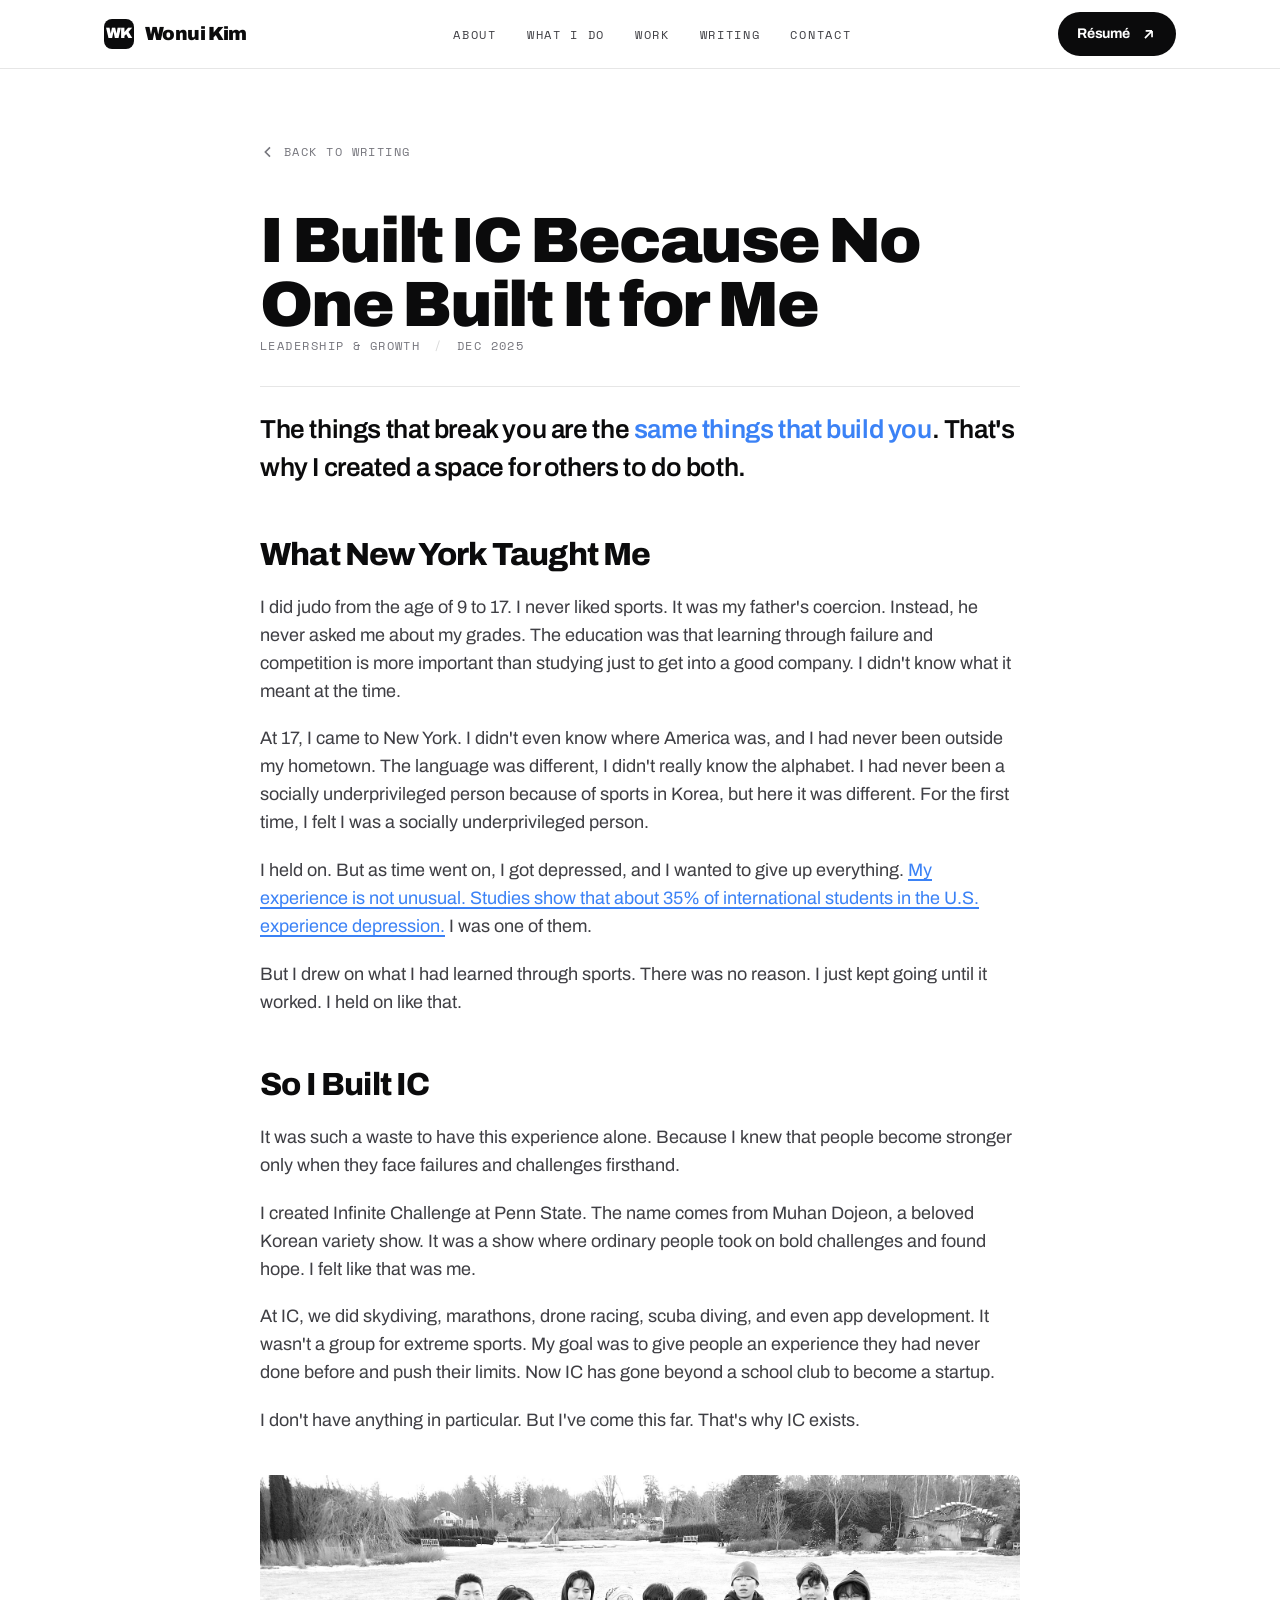
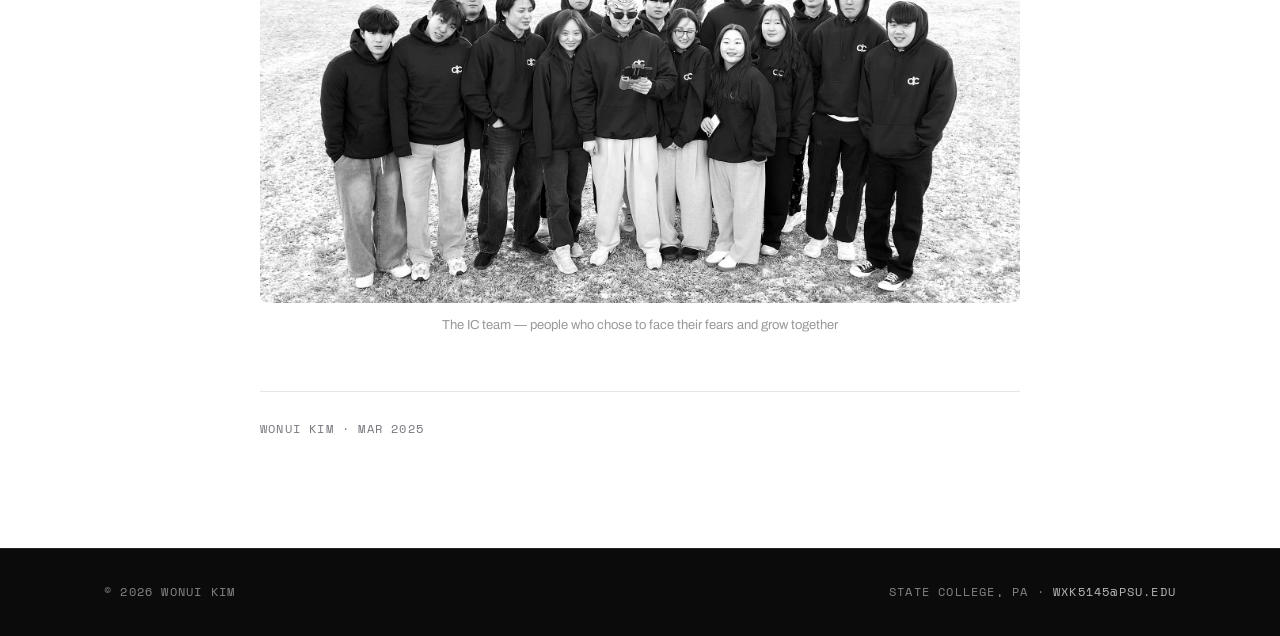
<file: writing/post4.html>
<!DOCTYPE html>
<html lang="en">
<head>
<meta charset="UTF-8" />
<meta name="viewport" content="width=device-width, initial-scale=1.0" />
<title>I Built IC Because No One Built It for Me — Wonui Kim</title>
<meta name="description" content="The things that break you are the same things that build you. That's why I created a space for others to do both." />
<link rel="preconnect" href="https://fonts.googleapis.com" />
<link rel="preconnect" href="https://fonts.gstatic.com" crossorigin />
<link href="https://fonts.googleapis.com/css2?family=Archivo:wght@400;500;600;700;800;900&family=Space+Mono:wght@400;700&display=swap" rel="stylesheet" />
<link rel="stylesheet" href="../styles.css" />
</head>
<body>

<!-- ===================== NAV ===================== -->
<header class="nav">
  <div class="container nav-inner">
    <a class="brand" href="../index.html">
      <span class="mark">WK</span>
      Wonui Kim
    </a>
    <nav>
      <ul class="nav-links" id="navLinks">
        <li><a href="../index.html#about">About</a></li>
        <li><a href="../index.html#what">What I Do</a></li>
        <li><a href="../index.html#work">Work</a></li>
        <li><a href="../index.html#writing">Writing</a></li>
        <li><a href="../index.html#contact">Contact</a></li>
      </ul>
    </nav>
    <div class="nav-cta">
      <a class="btn btn-dark" href="../index.html#resumeModal" id="resumeBtn">Résumé
        <svg viewBox="0 0 24 24" fill="none" stroke="currentColor" stroke-width="2.4"><path d="M7 17 17 7M17 7H8M17 7v9"/></svg>
      </a>
      <button class="nav-toggle" id="navToggle" aria-label="Menu"><span></span></button>
    </div>
  </div>
</header>

<!-- ===================== ARTICLE ===================== -->
<article class="article">
  <div class="article-wrap">
    <a href="../index.html#writing" class="back-link">
      <svg viewBox="0 0 24 24" width="16" height="16" fill="none" stroke="currentColor" stroke-width="2.4"><path d="M15 19l-7-7 7-7"/></svg>
      Back to writing
    </a>

    <h1>I Built IC Because No One Built It for Me</h1>
    
    <div class="a-meta">
      <span>Leadership & Growth</span>
      <span class="sep">/</span>
      <span>Dec 2025</span>
    </div>

    <p class="a-lede">The things that break you are the <span class="blue">same things that build you</span>. That's why I created a space for others to do both.</p>

    <div class="article-body">
      <h2>What New York Taught Me</h2>
      <p>I did judo from the age of 9 to 17. I never liked sports. It was my father's coercion. Instead, he never asked me about my grades. The education was that learning through failure and competition is more important than studying just to get into a good company. I didn't know what it meant at the time.</p>
      <p>At 17, I came to New York. I didn't even know where America was, and I had never been outside my hometown. The language was different, I didn't really know the alphabet. I had never been a socially underprivileged person because of sports in Korea, but here it was different. For the first time, I felt I was a socially underprivileged person.</p>
      <p>I held on. But as time went on, I got depressed, and I wanted to give up everything. <a href="https://www.news-medical.net/news/20251107/Study-highlights-growing-mental-health-concerns-among-US-international-student-population.aspx" target="_blank">My experience is not unusual. Studies show that about 35% of international students in the U.S. experience depression.</a> I was one of them.</p>
      <p>But I drew on what I had learned through sports. There was no reason. I just kept going until it worked. I held on like that.</p>

      <h2>So I Built IC</h2>
      <p>It was such a waste to have this experience alone. Because I knew that people become stronger only when they face failures and challenges firsthand.</p>
      <p>I created Infinite Challenge at Penn State. The name comes from Muhan Dojeon, a beloved Korean variety show. It was a show where ordinary people took on bold challenges and found hope. I felt like that was me.</p>
      <p>At IC, we did skydiving, marathons, drone racing, scuba diving, and even app development. It wasn't a group for extreme sports. My goal was to give people an experience they had never done before and push their limits. Now IC has gone beyond a school club to become a startup.</p>
      <p>I don't have anything in particular. But I've come this far. That's why IC exists.</p>

      <div style="margin: 40px 0; text-align: center;">
        <img src="IC_014.jpg" alt="IC Creative Studio Team" style="max-width: 100%; height: auto; border-radius: 8px;" />
        <p style="margin-top: 12px; font-size: 13px; color: #999;">The IC team — people who chose to face their fears and grow together</p>
      </div>
    </div>

    <div class="article-foot">
      <span class="byline">Wonui Kim · Mar 2025</span>
    </div>
  </div>
</article>

<!-- ===================== FOOTER ===================== -->
<footer class="footer">
  <div class="container footer-inner">
    <span>© 2026 Wonui Kim</span>
    <span>State College, PA · <a href="mailto:wxk5145@psu.edu">wxk5145@psu.edu</a></span>
  </div>
</footer>

<script>
  // mobile nav toggle
  const toggle = document.getElementById('navToggle');
  const links = document.getElementById('navLinks');
  toggle.addEventListener('click', () => links.classList.toggle('open'));
  links.querySelectorAll('a').forEach(a => a.addEventListener('click', () => links.classList.remove('open')));
</script>
</body>
</html>
</file>
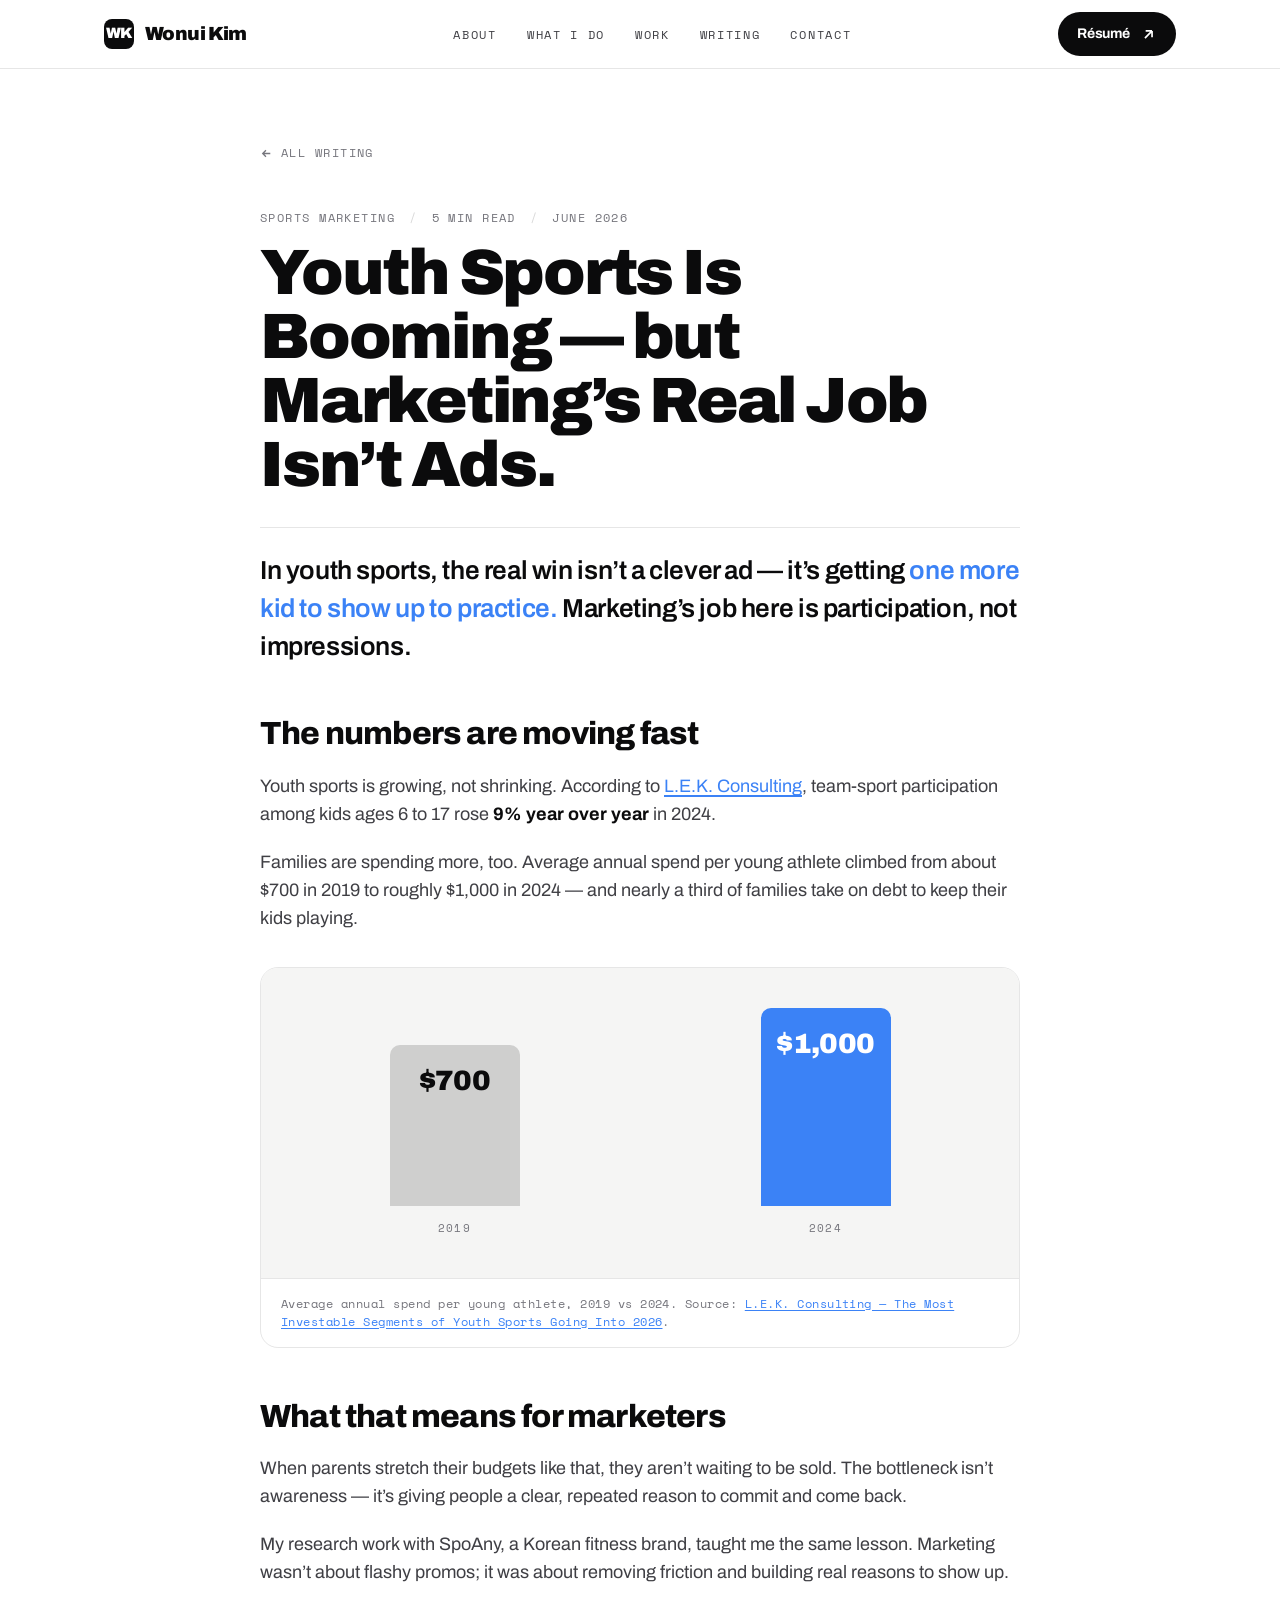
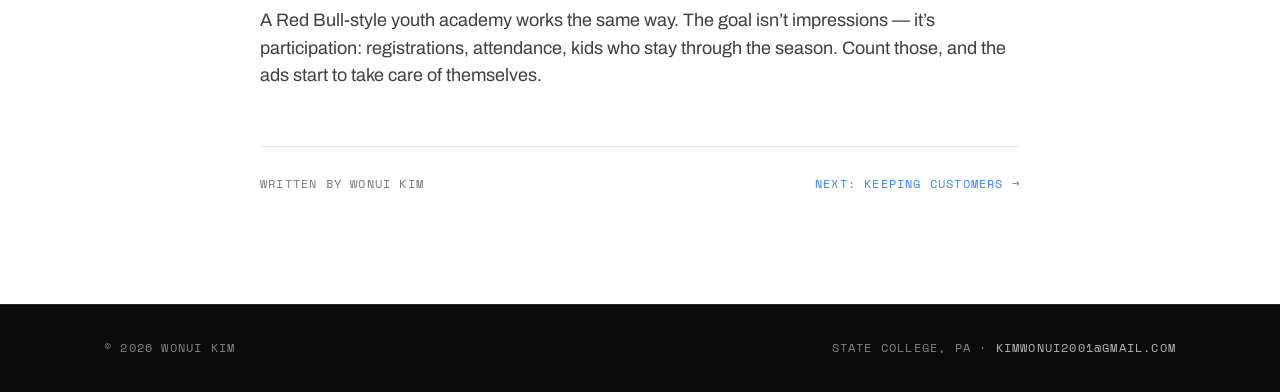
<file: writing/youth-sports-marketing.html>
<!DOCTYPE html>
<html lang="en">
<head>
<meta charset="UTF-8" />
<meta name="viewport" content="width=device-width, initial-scale=1.0" />
<title>Youth Sports Is Booming — but Marketing&rsquo;s Real Job Isn&rsquo;t Ads — Wonui Kim</title>
<meta name="description" content="In youth sports, the payoff is driving participation, not running ads." />
<link rel="preconnect" href="https://fonts.googleapis.com" />
<link rel="preconnect" href="https://fonts.gstatic.com" crossorigin />
<link href="https://fonts.googleapis.com/css2?family=Archivo:wght@400;500;600;700;800;900&family=Space+Mono:wght@400;700&display=swap" rel="stylesheet" />
<link rel="stylesheet" href="../styles.css" />
</head>
<body>

<header class="nav">
  <div class="container nav-inner">
    <a class="brand" href="../index.html"><span class="mark">WK</span> Wonui Kim</a>
    <nav>
      <ul class="nav-links" id="navLinks">
        <li><a href="../index.html#about">About</a></li>
        <li><a href="../index.html#what">What I Do</a></li>
        <li><a href="../index.html#work">Work</a></li>
        <li><a href="../index.html#writing">Writing</a></li>
        <li><a href="../index.html#contact">Contact</a></li>
      </ul>
    </nav>
    <div class="nav-cta">
      <a class="btn btn-dark" href="#" data-placeholder="resume-pdf">Résumé
        <svg viewBox="0 0 24 24" fill="none" stroke="currentColor" stroke-width="2.4"><path d="M7 17 17 7M17 7H8M17 7v9"/></svg>
      </a>
      <button class="nav-toggle" id="navToggle" aria-label="Menu"><span></span></button>
    </div>
  </div>
</header>

<article class="article">
  <div class="container">
    <div class="article-wrap">
      <a class="back-link" href="../index.html#writing">
        <svg viewBox="0 0 24 24" width="13" height="13" fill="none" stroke="currentColor" stroke-width="2.4"><path d="M19 12H5M11 6l-6 6 6 6"/></svg>
        All writing
      </a>
      <p class="a-meta"><span>Sports Marketing</span><span class="sep">/</span><span>5 min read</span><span class="sep">/</span><span>June 2026</span></p>
      <h1>Youth Sports Is Booming — but Marketing&rsquo;s Real Job Isn&rsquo;t Ads.</h1>
      <p class="a-lede">In youth sports, the real win isn&rsquo;t a clever ad — it&rsquo;s getting <span class="blue">one more kid to show up to practice.</span> Marketing&rsquo;s job here is participation, not impressions.</p>

      <div class="article-body">
        <h2>The numbers are moving fast</h2>
        <p>Youth sports is growing, not shrinking. According to <a href="https://www.lek.com/insights/tmt/us/ei/most-investable-segments-youth-sports-going-2026" target="_blank" rel="noopener">L.E.K. Consulting</a>, team-sport participation among kids ages 6 to 17 rose <strong>9% year over year</strong> in 2024.</p>
        <p>Families are spending more, too. Average annual spend per young athlete climbed from about $700 in 2019 to roughly $1,000 in 2024 — and nearly a third of families take on debt to keep their kids playing.</p>

        <figure class="stat-fig">
          <div class="fig-art">
            <div class="barchart">
              <div class="bar-col">
                <div class="bar b1" style="height:70%"><span class="val">$700</span></div>
                <span class="bar-lbl">2019</span>
              </div>
              <div class="bar-col">
                <div class="bar b2" style="height:100%"><span class="val">$1,000</span></div>
                <span class="bar-lbl">2024</span>
              </div>
            </div>
          </div>
          <figcaption>Average annual spend per young athlete, 2019 vs 2024. Source: <a href="https://www.lek.com/insights/tmt/us/ei/most-investable-segments-youth-sports-going-2026" target="_blank" rel="noopener">L.E.K. Consulting — The Most Investable Segments of Youth Sports Going Into 2026</a>.</figcaption>
        </figure>

        <h2>What that means for marketers</h2>
        <p>When parents stretch their budgets like that, they aren&rsquo;t waiting to be sold. The bottleneck isn&rsquo;t awareness — it&rsquo;s giving people a clear, repeated reason to commit and come back.</p>
        <p>My research work with SpoAny, a Korean fitness brand, taught me the same lesson. Marketing wasn&rsquo;t about flashy promos; it was about removing friction and building real reasons to show up.</p>
        <p>A Red Bull-style youth academy works the same way. The goal isn&rsquo;t impressions — it&rsquo;s participation: registrations, attendance, kids who stay through the season. Count those, and the ads start to take care of themselves.</p>
      </div>

      <div class="article-foot">
        <span class="byline">Written by Wonui Kim</span>
        <a class="read" style="font-family:var(--font-mono);font-size:12px;letter-spacing:.1em;text-transform:uppercase;color:var(--blue);text-decoration:none;" href="gym-retention.html">Next: Keeping customers →</a>
      </div>
    </div>
  </div>
</article>

<footer class="footer">
  <div class="container footer-inner">
    <span>© 2026 Wonui Kim</span>
    <span>State College, PA · <a href="mailto:kimwonui2001@gmail.com">kimwonui2001@gmail.com</a></span>
  </div>
</footer>

<script>
  const toggle = document.getElementById('navToggle');
  const links = document.getElementById('navLinks');
  toggle.addEventListener('click', () => links.classList.toggle('open'));
</script>
</body>
</html>
</file>
<file: styles.css>
/* ===========================================================
   Wonui Kim — personal profile site
   Light-theme grotesque/editorial system (inverted IC)
   =========================================================== */

:root {
  --bg:        #ffffff;
  --bg-soft:   #f5f5f4;
  --bg-ink:    #0b0b0c;
  --ink:       #0b0b0c;
  --ink-2:     #3f3f44;
  --muted:     #76767d;
  --line:      rgba(11, 11, 12, 0.10);
  --line-2:    rgba(11, 11, 12, 0.16);
  --blue:      #3b82f6;
  --blue-700:  #2563eb;
  --blue-50:   #eef4ff;

  --maxw: 1200px;
  --pad: clamp(20px, 5vw, 64px);

  --font-display: 'Archivo', system-ui, sans-serif;
  --font-mono: 'Space Mono', ui-monospace, monospace;
  --font-body: 'Archivo', system-ui, sans-serif;
}

* { box-sizing: border-box; }

html { scroll-behavior: smooth; }
@media (prefers-reduced-motion: reduce) { html { scroll-behavior: auto; } }

body {
  margin: 0;
  background: var(--bg);
  color: var(--ink);
  font-family: var(--font-body);
  font-size: 18px;
  line-height: 1.55;
  -webkit-font-smoothing: antialiased;
  text-rendering: optimizeLegibility;
}

a { color: inherit; }

img { max-width: 100%; display: block; }

::selection { background: var(--blue); color: #fff; }

/* ---------- layout helpers ---------- */
.container {
  width: 100%;
  max-width: var(--maxw);
  margin-inline: auto;
  padding-inline: var(--pad);
}

section { position: relative; }

.section-pad { padding-block: clamp(72px, 11vw, 150px); }

.hr { height: 1px; background: var(--line); border: 0; margin: 0; }

/* ---------- type ---------- */
.eyebrow {
  font-family: var(--font-mono);
  font-size: 13px;
  letter-spacing: 0.18em;
  text-transform: uppercase;
  color: var(--muted);
  display: flex;
  align-items: center;
  gap: 14px;
  flex-wrap: wrap;
  margin: 0;
}
.eyebrow .dash { color: var(--blue); }
.eyebrow .sep { color: var(--line-2); }

.display {
  font-family: var(--font-display);
  font-weight: 900;
  letter-spacing: -0.035em;
  line-height: 0.95;
  margin: 0;
}

h2.h-sec {
  font-family: var(--font-display);
  font-weight: 800;
  letter-spacing: -0.03em;
  line-height: 1.0;
  font-size: clamp(34px, 5.4vw, 62px);
  margin: 0;
}

h3 {
  font-family: var(--font-display);
  font-weight: 800;
  letter-spacing: -0.02em;
  margin: 0;
}

.lede {
  font-size: clamp(19px, 2.1vw, 24px);
  line-height: 1.5;
  color: var(--ink-2);
  font-weight: 400;
}

.blue { color: var(--blue); }
.muted { color: var(--muted); }

.mono-label {
  font-family: var(--font-mono);
  font-size: 12px;
  letter-spacing: 0.16em;
  text-transform: uppercase;
  color: var(--muted);
}

/* ---------- buttons ---------- */
.btn {
  display: inline-flex;
  align-items: center;
  gap: 10px;
  font-family: var(--font-display);
  font-weight: 700;
  font-size: 16px;
  letter-spacing: -0.01em;
  padding: 15px 24px;
  border-radius: 999px;
  border: 1.5px solid transparent;
  cursor: pointer;
  text-decoration: none;
  transition: transform .18s ease, background .18s ease, color .18s ease, border-color .18s ease;
  white-space: nowrap;
}
.btn svg { width: 17px; height: 17px; }
.btn-primary { background: var(--blue); color: #fff; }
.btn-primary:hover { background: var(--blue-700); transform: translateY(-2px); }
.btn-ghost { background: transparent; color: var(--ink); border-color: var(--line-2); }
.btn-ghost:hover { border-color: var(--ink); transform: translateY(-2px); }
.btn-dark { background: var(--ink); color: #fff; }
.btn-dark:hover { background: #000; transform: translateY(-2px); }

/* ---------- nav ---------- */
.nav {
  position: sticky;
  top: 0;
  z-index: 50;
  background: rgba(255,255,255,0.82);
  backdrop-filter: saturate(180%) blur(14px);
  -webkit-backdrop-filter: saturate(180%) blur(14px);
  border-bottom: 1px solid var(--line);
}
.nav-inner {
  height: 68px;
  display: flex;
  align-items: center;
  justify-content: space-between;
  gap: 24px;
}
.brand {
  display: flex;
  align-items: center;
  gap: 11px;
  text-decoration: none;
  font-family: var(--font-display);
  font-weight: 900;
  letter-spacing: -0.03em;
  font-size: 19px;
  color: var(--ink);
}
.brand .mark {
  width: 30px; height: 30px;
  background: var(--ink);
  color: #fff;
  border-radius: 8px;
  display: grid; place-items: center;
  font-size: 15px; font-weight: 900;
  letter-spacing: -0.04em;
}
.nav-links {
  display: flex;
  align-items: center;
  gap: 30px;
  list-style: none;
  margin: 0; padding: 0;
}
.nav-links a {
  font-family: var(--font-mono);
  font-size: 12px;
  letter-spacing: 0.14em;
  text-transform: uppercase;
  text-decoration: none;
  color: var(--ink-2);
  transition: color .15s ease;
}
.nav-links a:hover { color: var(--blue); }
.nav-cta { display: flex; align-items: center; gap: 12px; }
.nav-cta .btn { padding: 10px 18px; font-size: 14px; }

.nav-toggle {
  display: none;
  background: none; border: 0; cursor: pointer;
  width: 40px; height: 40px;
  align-items: center; justify-content: center;
}
.nav-toggle span,
.nav-toggle span::before,
.nav-toggle span::after {
  content: ''; display: block;
  width: 22px; height: 2px; background: var(--ink);
  transition: .2s ease;
}
.nav-toggle span::before { transform: translateY(-7px); }
.nav-toggle span::after { transform: translateY(5px); }

@media (max-width: 860px) {
  .nav-links, .nav-cta .btn { display: none; }
  .nav-toggle { display: flex; }
  .nav-links.open {
    display: flex;
    position: absolute;
    top: 68px; left: 0; right: 0;
    flex-direction: column;
    align-items: flex-start;
    gap: 4px;
    background: #fff;
    border-bottom: 1px solid var(--line);
    padding: 14px var(--pad) 22px;
  }
  .nav-links.open a { font-size: 14px; padding: 10px 0; width: 100%; }
}

/* ---------- hero ---------- */
.hero { position: relative; overflow: hidden; }
.hero-watermark {
  position: absolute;
  font-family: var(--font-display);
  font-weight: 900;
  color: var(--blue);
  opacity: 0.05;
  font-size: 80vh;
  line-height: 1;
  letter-spacing: -0.06em;
  right: -4vw;
  top: 50%;
  transform: translateY(-50%);
  pointer-events: none;
  user-select: none;
  z-index: 0;
}
.hero-inner {
  position: relative;
  z-index: 1;
  padding-block: clamp(54px, 9vw, 110px) clamp(64px, 9vw, 120px);
  display: grid;
  grid-template-columns: 1.35fr 0.9fr;
  gap: clamp(32px, 5vw, 72px);
  align-items: center;
}
.hero-display {
  font-size: clamp(44px, 8.2vw, 104px);
  margin-top: 22px;
}
.hero-sub {
  margin-top: 26px;
  max-width: 33ch;
}
.hero-actions {
  margin-top: 36px;
  display: flex;
  gap: 14px;
  flex-wrap: wrap;
}
.hero-photo {
  position: relative;
  justify-self: end;
  width: 100%;
  max-width: 520px;
}
.hero-photo image-slot {
  width: 100%;
  aspect-ratio: 4 / 5;
  border: 1px solid var(--line-2);
}
.hero-photo .photo-tag {
  position: absolute;
  bottom: -14px; left: -14px;
  background: var(--ink);
  color: #fff;
  font-family: var(--font-mono);
  font-size: 11px;
  letter-spacing: 0.14em;
  text-transform: uppercase;
  padding: 8px 13px;
  border-radius: 7px;
}

@media (max-width: 880px) {
  .hero-inner { grid-template-columns: 1fr; gap: 40px; }
  .hero-photo { justify-self: start; max-width: 300px; order: -1; }
  .hero-watermark { font-size: 52vh; opacity: 0.045; }
}

/* ---------- stat strip ---------- */
.stats {
  display: grid;
  grid-template-columns: repeat(4, 1fr);
  border-top: 1px solid var(--line);
  border-bottom: 1px solid var(--line);
}
.stat {
  padding: 28px var(--pad);
  border-right: 1px solid var(--line);
}
.stat:last-child { border-right: 0; }
.stat .num {
  font-family: var(--font-display);
  font-weight: 900;
  letter-spacing: -0.03em;
  font-size: clamp(30px, 4vw, 46px);
  line-height: 1;
}
.stat .lbl {
  font-family: var(--font-mono);
  font-size: 11px;
  letter-spacing: 0.13em;
  text-transform: uppercase;
  color: var(--muted);
  margin-top: 10px;
}
@media (max-width: 720px) {
  .stats { grid-template-columns: repeat(2, 1fr); }
  .stat:nth-child(2) { border-right: 0; }
  .stat:nth-child(1), .stat:nth-child(2) { border-bottom: 1px solid var(--line); }
}

/* ---------- generic section header ---------- */
.sec-head {
  display: flex;
  align-items: flex-end;
  justify-content: space-between;
  gap: 24px;
  flex-wrap: wrap;
  margin-bottom: clamp(36px, 5vw, 60px);
}
.sec-head .idx {
  font-family: var(--font-mono);
  font-size: 13px;
  letter-spacing: 0.16em;
  color: var(--blue);
}

/* ---------- about ---------- */
.about-grid {
  display: grid;
  grid-template-columns: 0.8fr 1.2fr;
  gap: clamp(28px, 5vw, 64px);
}
.about-body p {
  font-size: clamp(20px, 2.3vw, 27px);
  line-height: 1.45;
  font-weight: 500;
  letter-spacing: -0.01em;
  margin: 0 0 22px;
}
.about-body p:last-child { margin-bottom: 0; }
.about-body .key { color: var(--blue); }
.about-side .mono-label { display: block; margin-bottom: 8px; }
.about-side dl { margin: 0; }
.about-side .row {
  padding: 16px 0;
  border-top: 1px solid var(--line);
  display: flex;
  justify-content: space-between;
  gap: 16px;
}
.about-side .row dt {
  font-family: var(--font-mono);
  font-size: 12px;
  letter-spacing: 0.1em;
  text-transform: uppercase;
  color: var(--muted);
}
.about-side .row dd {
  margin: 0;
  font-weight: 600;
  text-align: right;
}
@media (max-width: 760px) { .about-grid { grid-template-columns: 1fr; } }

/* ---------- what I do ---------- */
.cards {
  display: grid;
  grid-template-columns: repeat(3, 1fr);
  gap: 18px;
}
.card {
  border: 1px solid var(--line);
  border-radius: 18px;
  padding: 30px 28px 34px;
  background: var(--bg);
  transition: border-color .2s ease, transform .2s ease;
  text-decoration: none;
  color: inherit;
  display: flex;
  flex-direction: column;
}
.card:hover { border-color: var(--line-2); transform: translateY(-4px); }
.card .num {
  font-family: var(--font-mono);
  font-size: 12px;
  letter-spacing: 0.16em;
  color: var(--blue);
}
.card h3 { font-size: 26px; margin: 22px 0 14px; }
.card p { margin: 0; color: var(--ink-2); font-size: 16.5px; }
@media (max-width: 820px) { .cards { grid-template-columns: 1fr; } }

/* ---------- experience ---------- */
.exp-item {
  display: grid;
  grid-template-columns: 0.5fr 1.5fr;
  gap: clamp(20px, 4vw, 56px);
  padding: clamp(30px, 4vw, 46px) 0;
  border-top: 1px solid var(--line);
}
.exp-item:last-child { border-bottom: 1px solid var(--line); }
.exp-meta .role {
  font-family: var(--font-mono);
  font-size: 12px;
  letter-spacing: 0.12em;
  text-transform: uppercase;
  color: var(--blue);
}
.exp-meta .date {
  font-family: var(--font-mono);
  font-size: 12px;
  letter-spacing: 0.08em;
  color: var(--muted);
  margin-top: 8px;
}
.exp-body h3 {
  font-size: clamp(26px, 3.4vw, 38px);
  letter-spacing: -0.025em;
}
.exp-body .org-sub { color: var(--muted); margin: 6px 0 18px; font-size: 16px; }
.exp-body ul {
  margin: 0; padding: 0; list-style: none;
  display: flex; flex-direction: column; gap: 12px;
}
.exp-body li {
  position: relative;
  padding-left: 24px;
  color: var(--ink-2);
  font-size: 17px;
}
.exp-body li::before {
  content: '';
  position: absolute;
  left: 2px; top: 10px;
  width: 8px; height: 8px;
  background: var(--blue);
  border-radius: 2px;
}
.exp-tags { display: flex; flex-wrap: wrap; gap: 8px; margin-top: 20px; }
.tag {
  font-family: var(--font-mono);
  font-size: 11px;
  letter-spacing: 0.08em;
  text-transform: uppercase;
  color: var(--ink-2);
  border: 1px solid var(--line);
  border-radius: 999px;
  padding: 6px 12px;
}
@media (max-width: 760px) {
  .exp-item { grid-template-columns: 1fr; gap: 16px; }
}

/* ---------- writing index ---------- */
.posts { display: grid; grid-template-columns: repeat(3, 1fr); gap: 20px; }
.post-card {
  display: flex;
  flex-direction: column;
  border: 1px solid var(--line);
  border-radius: 18px;
  overflow: hidden;
  text-decoration: none;
  color: inherit;
  background: var(--bg);
  transition: border-color .2s ease, transform .2s ease;
}
.post-card:hover { border-color: var(--line-2); transform: translateY(-4px); }
.post-card .thumb {
  aspect-ratio: 16 / 10;
  background: var(--bg-soft);
  border-bottom: 1px solid var(--line);
  position: relative;
  display: grid;
  place-items: center;
  overflow: hidden;
}
.post-card .thumb .big {
  font-family: var(--font-display);
  font-weight: 900;
  letter-spacing: -0.04em;
  color: var(--blue);
  font-size: 64px;
  line-height: 1;
}
.post-card .pc-body { padding: 24px 24px 28px; display: flex; flex-direction: column; gap: 12px; flex: 1; }
.post-card .pc-meta {
  font-family: var(--font-mono);
  font-size: 11px;
  letter-spacing: 0.12em;
  text-transform: uppercase;
  color: var(--muted);
}
.post-card h3 { font-size: 22px; letter-spacing: -0.02em; line-height: 1.12; }
.post-card p { margin: 0; color: var(--ink-2); font-size: 15.5px; flex: 1; }
.post-card .read {
  font-family: var(--font-mono);
  font-size: 12px;
  letter-spacing: 0.1em;
  text-transform: uppercase;
  color: var(--blue);
  display: inline-flex;
  align-items: center;
  gap: 7px;
}
@media (max-width: 860px) { .posts { grid-template-columns: 1fr; } }

/* ---------- contact ---------- */
.contact { background: var(--bg-ink); color: #fff; }
.contact ::selection { background: #fff; color: var(--bg-ink); }
.contact .eyebrow { color: rgba(255,255,255,0.55); }
.contact .eyebrow .sep { color: rgba(255,255,255,0.25); }
.contact-display {
  font-size: clamp(32px, 7vw, 92px);
  margin: 20px 0 0;
  overflow-wrap: anywhere;
}
.contact-display a { color: var(--blue); text-decoration: none; overflow-wrap: anywhere; }
.contact-display a:hover { text-decoration: underline; text-underline-offset: 8px; }
.links-grid {
  margin-top: clamp(40px, 6vw, 64px);
  display: grid;
  grid-template-columns: repeat(5, 1fr);
  gap: 14px;
}
.link-btn {
  border: 1px solid rgba(255,255,255,0.18);
  border-radius: 14px;
  padding: 22px 20px;
  text-decoration: none;
  color: #fff;
  display: flex;
  flex-direction: column;
  gap: 30px;
  transition: background .2s ease, border-color .2s ease, transform .2s ease;
}
.link-btn:hover { background: rgba(255,255,255,0.06); border-color: rgba(255,255,255,0.4); transform: translateY(-3px); }
.link-btn .lb-name {
  font-family: var(--font-display);
  font-weight: 800;
  font-size: 19px;
  letter-spacing: -0.02em;
  display: flex;
  align-items: center;
  justify-content: space-between;
}
.link-btn .lb-hint {
  font-family: var(--font-mono);
  font-size: 10.5px;
  letter-spacing: 0.1em;
  text-transform: uppercase;
  color: rgba(255,255,255,0.45);
}
@media (max-width: 900px) { .links-grid { grid-template-columns: repeat(2, 1fr); } }
@media (max-width: 460px) { .links-grid { grid-template-columns: 1fr; } }

/* ---------- footer ---------- */
.footer {
  background: var(--bg-ink);
  color: rgba(255,255,255,0.5);
  border-top: 1px solid rgba(255,255,255,0.1);
}
.footer-inner {
  padding-block: 34px;
  display: flex;
  justify-content: space-between;
  align-items: center;
  gap: 16px;
  flex-wrap: wrap;
  font-family: var(--font-mono);
  font-size: 12px;
  letter-spacing: 0.1em;
  text-transform: uppercase;
}
.footer-inner a { color: rgba(255,255,255,0.7); text-decoration: none; }
.footer-inner a:hover { color: #fff; }

/* ===========================================================
   RESUME MODAL
   =========================================================== */
.resume-modal {
  display: none;
  position: fixed;
  top: 0; left: 0; right: 0; bottom: 0;
  background: rgba(11, 11, 12, 0.5);
  backdrop-filter: blur(4px);
  -webkit-backdrop-filter: blur(4px);
  z-index: 100;
  opacity: 0;
  transition: opacity .2s ease;
}
.resume-modal.open {
  display: flex;
  opacity: 1;
}
.resume-modal.open .modal-content {
  animation: slideIn .3s cubic-bezier(0.34, 1.56, 0.64, 1);
}
@keyframes slideIn {
  from { transform: translateY(40px); opacity: 0; }
  to { transform: translateY(0); opacity: 1; }
}
.modal-overlay { position: absolute; inset: 0; cursor: pointer; }
.modal-content {
  position: relative;
  width: 90%;
  max-width: 900px;
  height: 85vh;
  background: #fff;
  border-radius: 20px;
  display: flex;
  flex-direction: column;
  margin: auto;
  box-shadow: 0 25px 50px rgba(0,0,0,0.2);
}
.modal-header {
  display: flex;
  justify-content: space-between;
  align-items: center;
  padding: 24px 32px;
  border-bottom: 1px solid var(--line);
}
.modal-header h3 {
  font-family: var(--font-display);
  font-weight: 800;
  font-size: 24px;
  margin: 0;
}
.modal-close {
  background: none;
  border: 0;
  cursor: pointer;
  padding: 8px;
  display: flex;
  align-items: center;
  justify-content: center;
  color: var(--muted);
  transition: color .15s ease;
}
.modal-close:hover { color: var(--ink); }
.modal-close svg { width: 24px; height: 24px; }
.modal-body {
  flex: 1;
  overflow-y: auto;
  padding: 24px 32px;
}
.modal-body iframe {
  width: 100%;
  height: 100%;
  border: 0;
  border-radius: 12px;
}
@media (max-width: 768px) {
  .modal-content { width: 95%; height: 90vh; }
  .modal-header { padding: 16px 20px; }
  .modal-body { padding: 16px 20px; }
}

/* ===========================================================
   ARTICLE PAGES
   =========================================================== */
.article { padding-block: clamp(40px, 6vw, 72px) clamp(60px, 9vw, 110px); }
.article-wrap { max-width: 760px; margin-inline: auto; }
.back-link {
  font-family: var(--font-mono);
  font-size: 12px;
  letter-spacing: 0.12em;
  text-transform: uppercase;
  color: var(--muted);
  text-decoration: none;
  display: inline-flex;
  align-items: center;
  gap: 8px;
  margin-bottom: 34px;
}
.back-link:hover { color: var(--blue); }
.article h1 {
  font-family: var(--font-display);
  font-weight: 900;
  letter-spacing: -0.035em;
  line-height: 1.0;
  font-size: clamp(36px, 6vw, 64px);
  margin: 14px 0 0;
}
.article .a-meta {
  font-family: var(--font-mono);
  font-size: 12px;
  letter-spacing: 0.12em;
  text-transform: uppercase;
  color: var(--muted);
  display: flex; gap: 14px; flex-wrap: wrap;
}
.article .a-meta .sep { color: var(--line-2); }
.article .a-lede {
  font-size: clamp(20px, 2.4vw, 26px);
  line-height: 1.45;
  font-weight: 600;
  letter-spacing: -0.015em;
  margin: 30px 0 0;
  padding: 24px 0 0;
  border-top: 1px solid var(--line);
}
.article .a-lede .blue { color: var(--blue); }
.article-body { margin-top: 36px; }
.article-body h2 {
  font-family: var(--font-display);
  font-weight: 800;
  letter-spacing: -0.025em;
  font-size: clamp(24px, 3.2vw, 32px);
  margin: 44px 0 14px;
}
.article-body p { margin: 0 0 20px; color: var(--ink-2); }
.article-body p strong { color: var(--ink); font-weight: 700; }
.article-body a {
  color: var(--blue);
  text-decoration: underline;
  text-underline-offset: 3px;
  text-decoration-thickness: 1.5px;
}
.article-body a:hover { color: var(--blue-700); }

/* article figure / stat graphic */
figure.stat-fig {
  margin: 34px 0;
  border: 1px solid var(--line);
  border-radius: 18px;
  overflow: hidden;
}
figure.stat-fig .fig-art {
  padding: 40px clamp(24px, 5vw, 48px);
  background: var(--bg-soft);
}
figure.stat-fig figcaption {
  padding: 16px 20px;
  border-top: 1px solid var(--line);
  font-family: var(--font-mono);
  font-size: 12px;
  letter-spacing: 0.04em;
  color: var(--muted);
  line-height: 1.5;
}
figure.stat-fig figcaption a { color: var(--blue); text-decoration: underline; text-underline-offset: 2px; }

/* bar chart */
.barchart { display: flex; align-items: flex-end; gap: clamp(28px, 8vw, 80px); height: 230px; }
.barchart .bar-col { flex: 1; display: flex; flex-direction: column; align-items: center; gap: 14px; height: 100%; justify-content: flex-end; }
.barchart .bar {
  width: 100%;
  max-width: 130px;
  border-radius: 10px 10px 0 0;
  position: relative;
  display: flex;
  justify-content: center;
  align-items: flex-start;
  padding-top: 14px;
}
.barchart .bar .val {
  font-family: var(--font-display);
  font-weight: 900;
  letter-spacing: -0.02em;
  font-size: 28px;
}
.barchart .bar.b1 { background: var(--line-2); color: var(--ink); }
.barchart .bar.b2 { background: var(--blue); color: #fff; }
.barchart .bar-lbl {
  font-family: var(--font-mono);
  font-size: 11px;
  letter-spacing: 0.1em;
  text-transform: uppercase;
  color: var(--muted);
}

/* big single stat */
.bigstat { text-align: center; }
.bigstat .figure {
  font-family: var(--font-display);
  font-weight: 900;
  letter-spacing: -0.04em;
  font-size: clamp(80px, 18vw, 170px);
  line-height: 0.9;
  color: var(--blue);
}
.bigstat .cap {
  font-family: var(--font-mono);
  font-size: 13px;
  letter-spacing: 0.1em;
  text-transform: uppercase;
  color: var(--ink-2);
  margin-top: 14px;
}

/* donut-ish retention split using bars */
.split-stat { display: flex; flex-direction: column; gap: 18px; }
.split-row { display: flex; flex-direction: column; gap: 8px; }
.split-row .top {
  display: flex; justify-content: space-between; align-items: baseline;
}
.split-row .top .lbl {
  font-family: var(--font-mono);
  font-size: 12px; letter-spacing: 0.08em; text-transform: uppercase; color: var(--ink-2);
}
.split-row .top .pct {
  font-family: var(--font-display);
  font-weight: 900; letter-spacing: -0.02em; font-size: 26px;
}
.split-row .track { height: 16px; background: var(--line); border-radius: 999px; overflow: hidden; }
.split-row .fill { height: 100%; background: var(--blue); border-radius: 999px; }
.split-row .fill.alt { background: var(--ink); }

.article-foot {
  margin-top: 56px;
  padding-top: 28px;
  border-top: 1px solid var(--line);
  display: flex;
  justify-content: space-between;
  gap: 16px;
  flex-wrap: wrap;
  align-items: center;
}
.article-foot .byline { font-family: var(--font-mono); font-size: 12px; letter-spacing: 0.1em; text-transform: uppercase; color: var(--muted); }

/* October 2026 portfolio refresh */
.portrait { width:100%; height:auto; aspect-ratio:4/5; border-radius:18px; object-fit:cover; }
.project-links { margin-top:22px; }
.project-links a { color:var(--blue); text-decoration:underline; text-underline-offset:4px; }
.exp-item[id] { scroll-margin-top:100px; }
.hero-sub { max-width:58ch; }
@media (max-width:480px) { .stats .num { font-size:30px; } .stat { padding:22px 18px; } }

.resume-language { display:flex; align-items:center; gap:12px; padding:10px 20px; flex-wrap:wrap; }
.resume-language select { padding:8px; font:inherit; }
.stats .num { font-size:clamp(22px,3vw,44px); }
</file>
